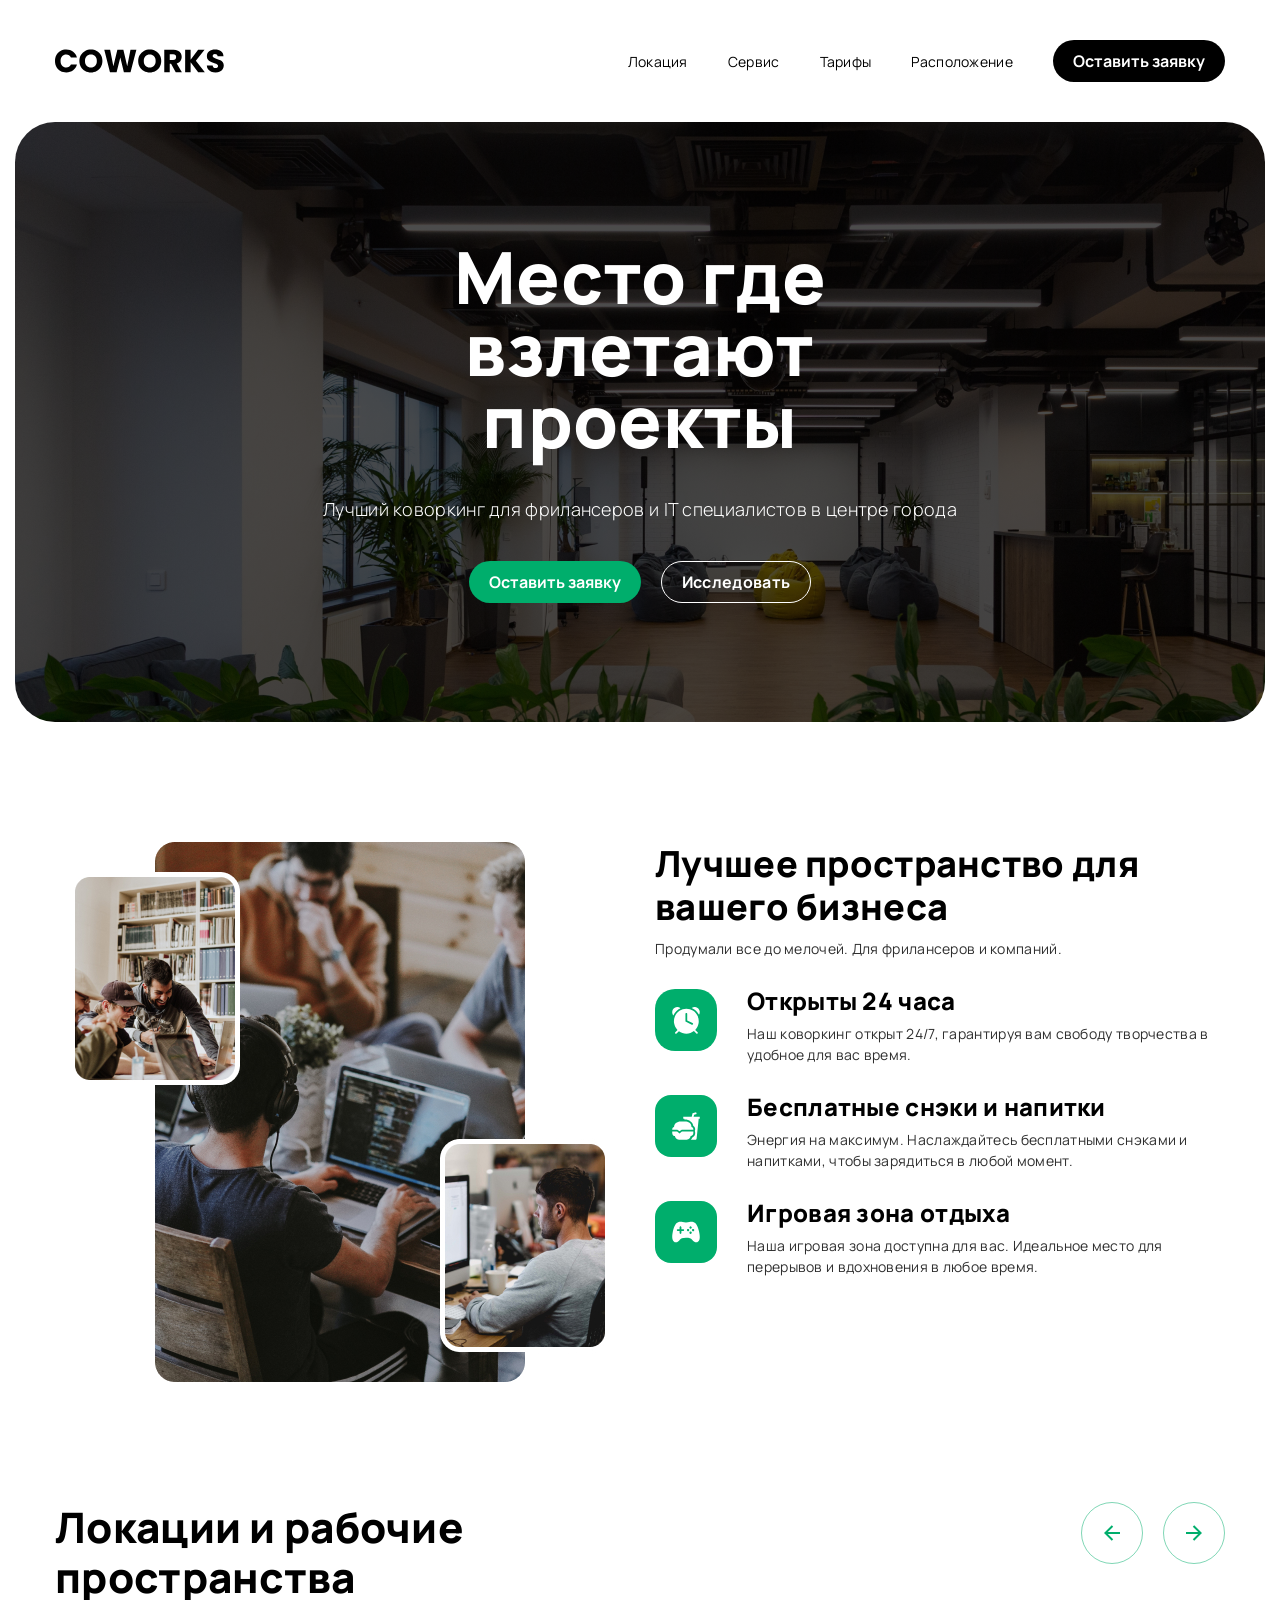
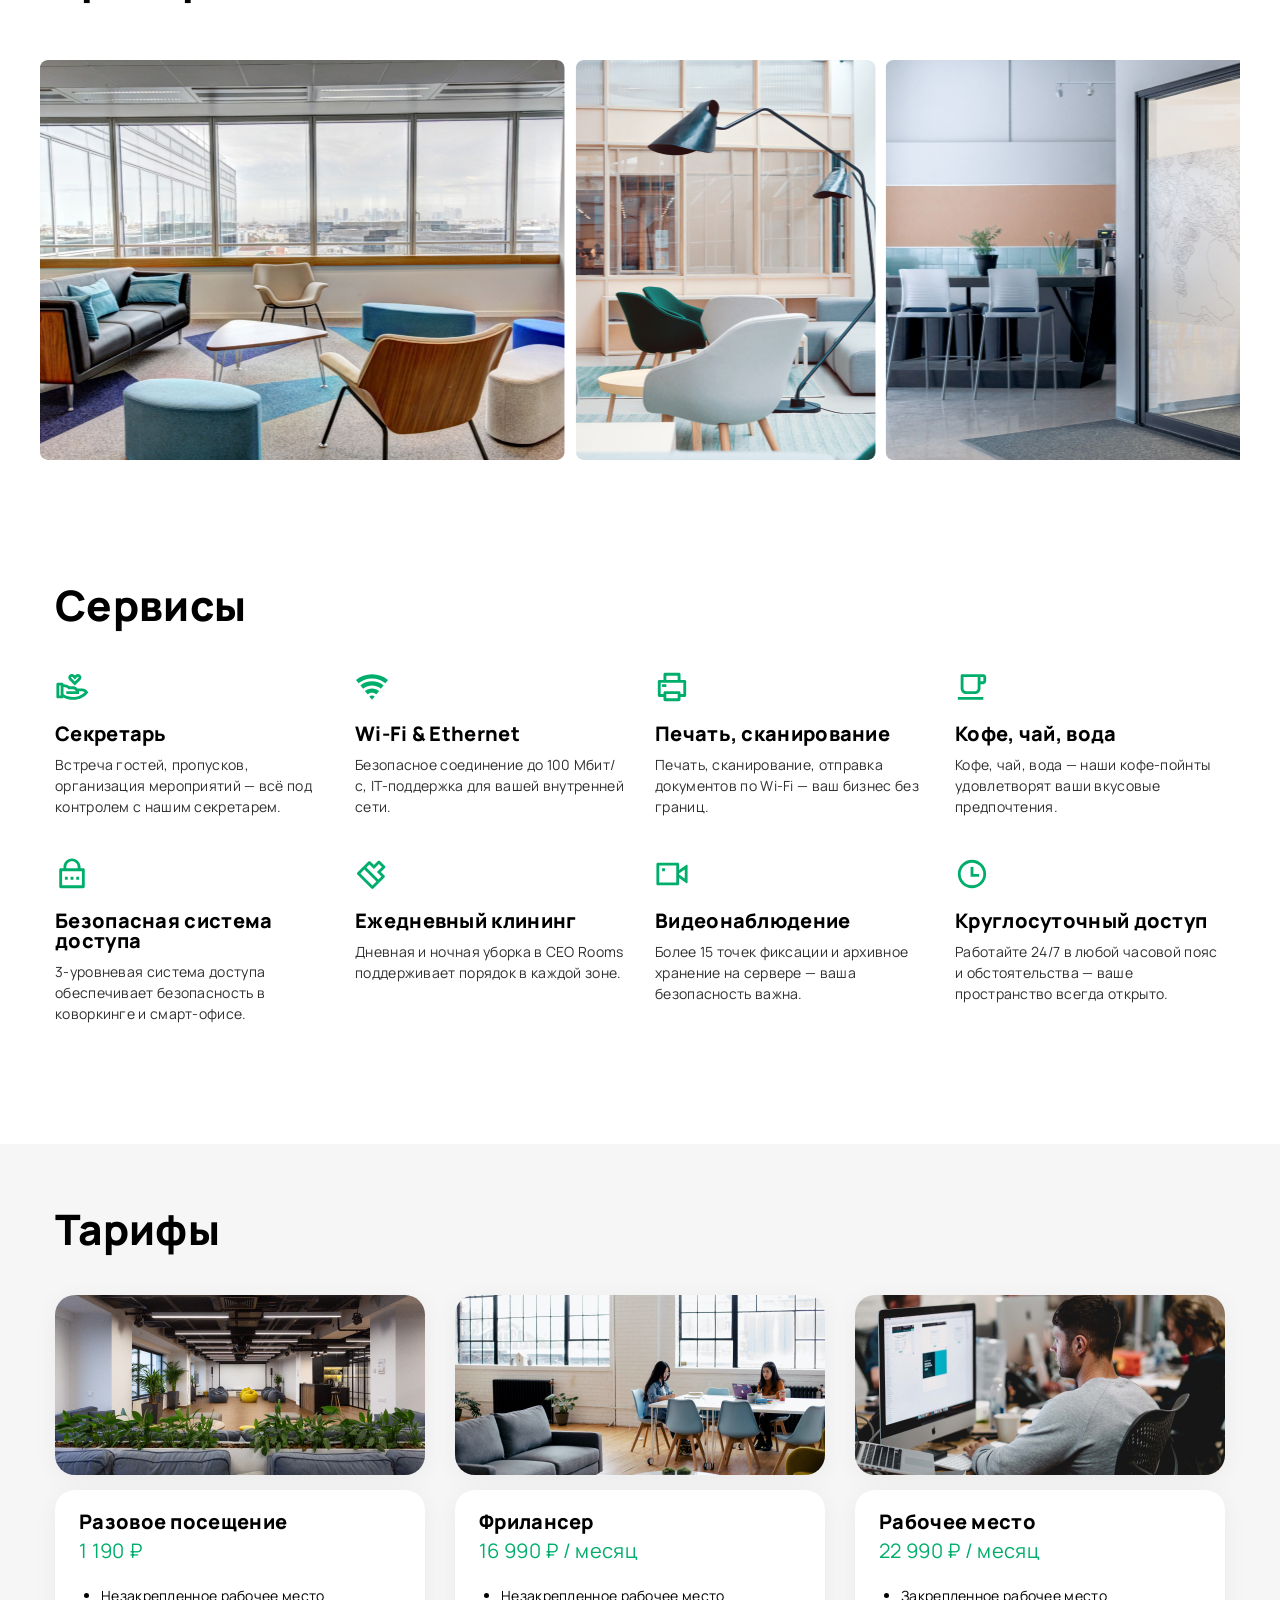
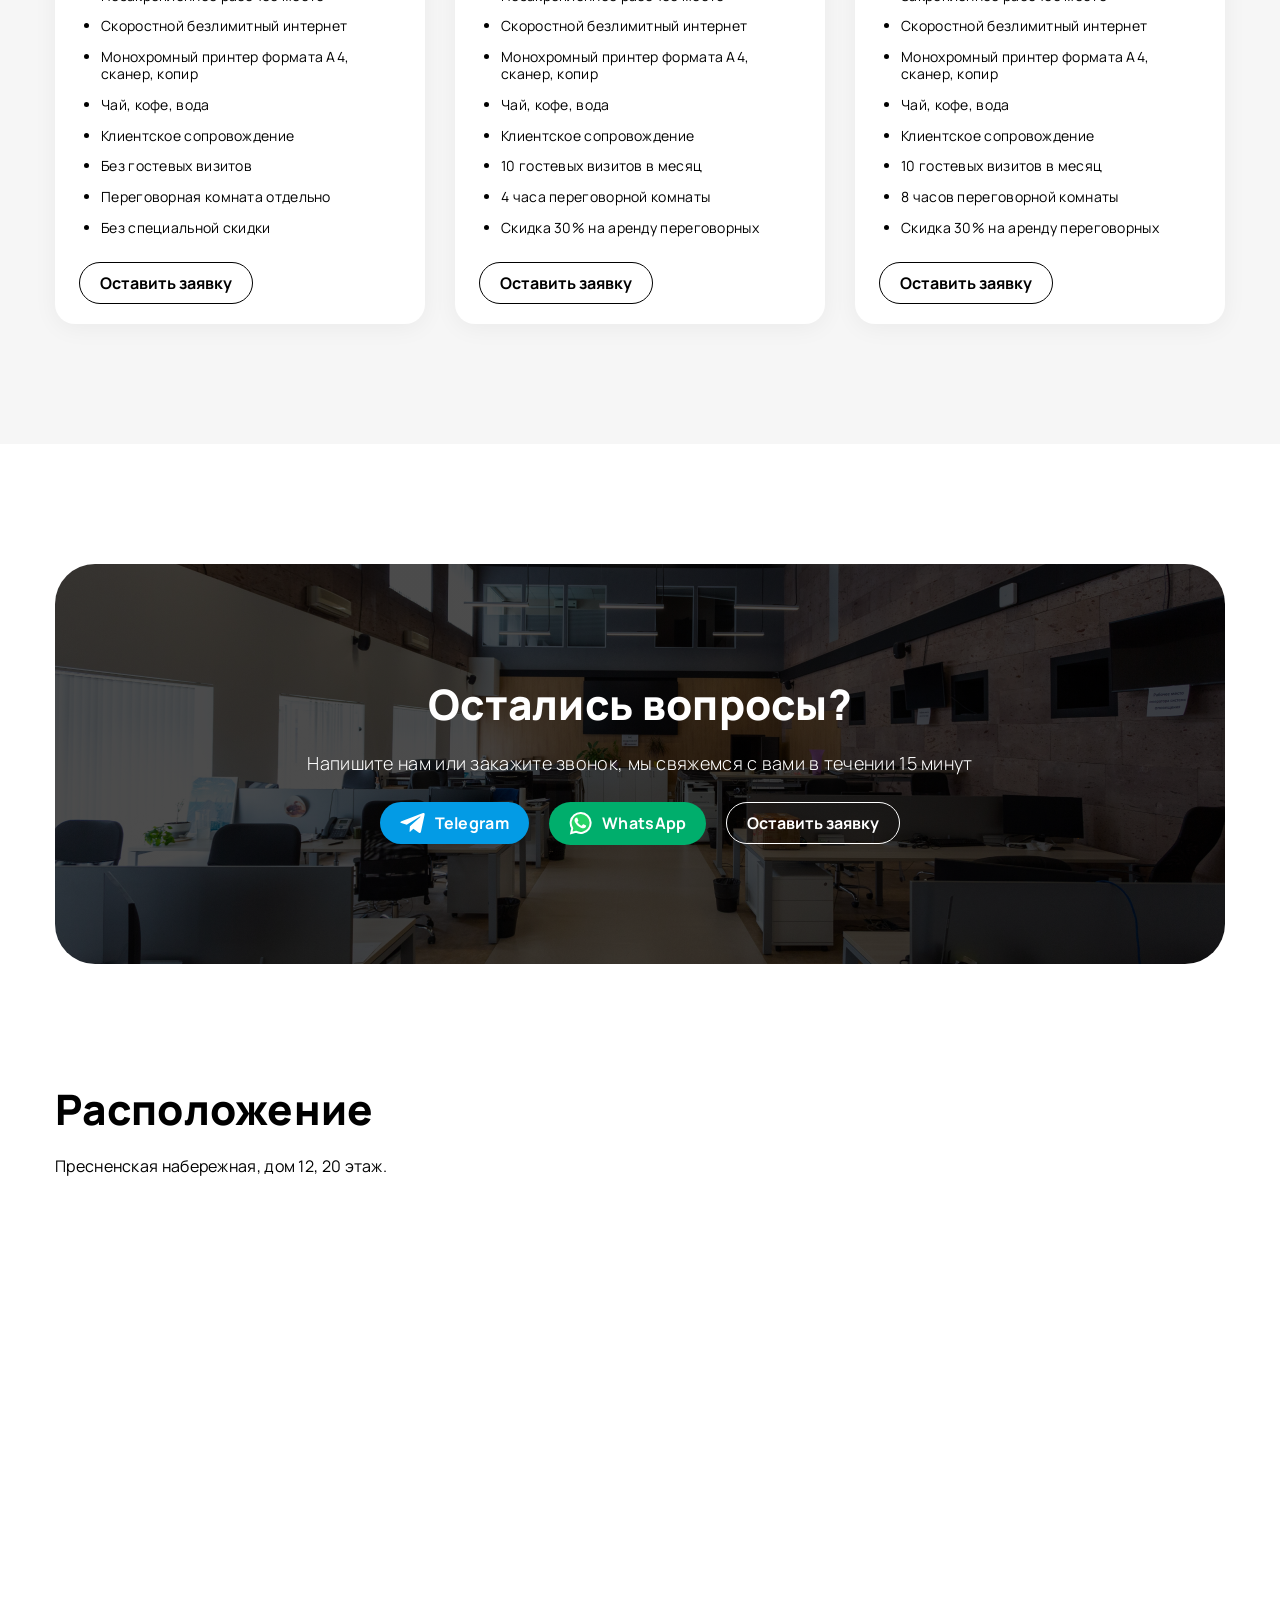
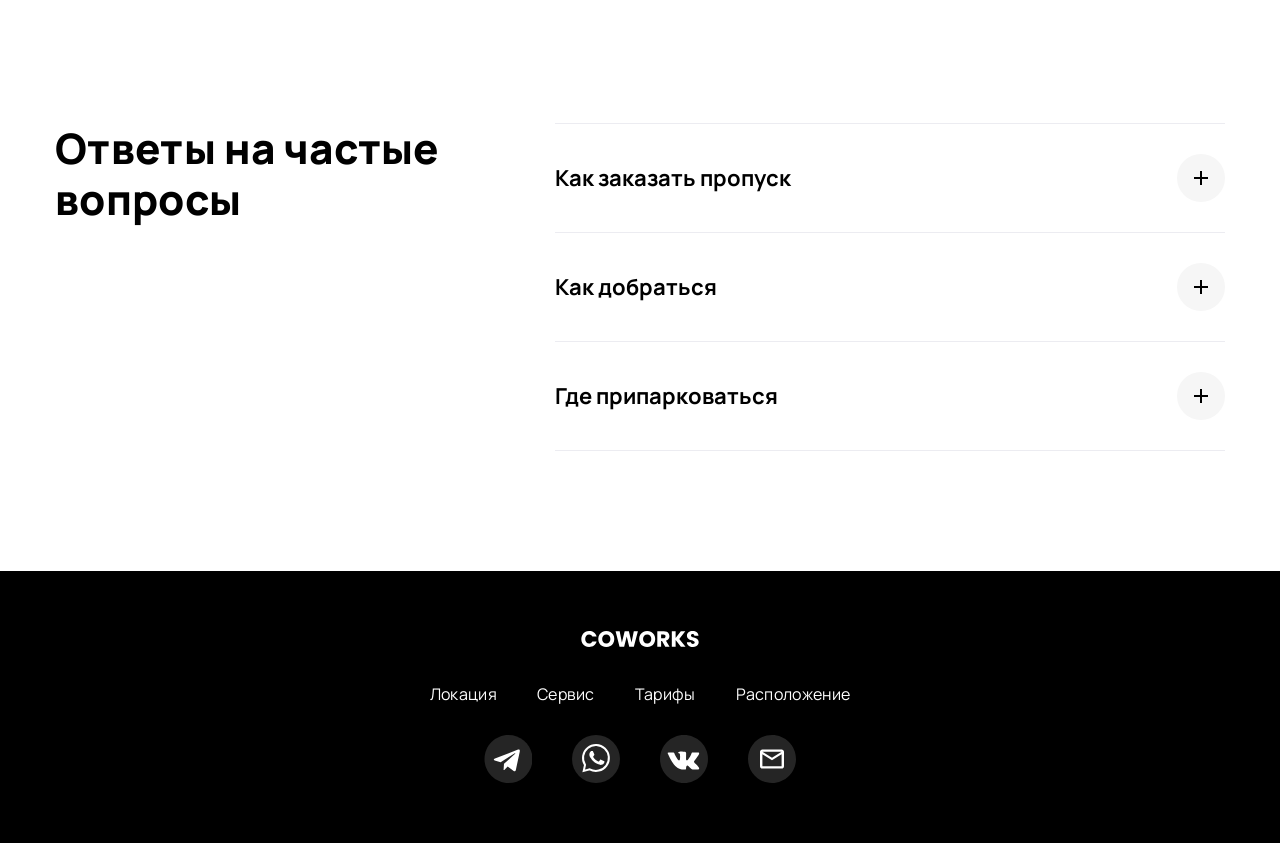
<file: demos/coworking/index.html>
<!DOCTYPE html>
<html lang="ru">

<head>
	<meta charset="UTF-8">
	<!-- <meta name="viewport" content="width=device-width, initial-scale=1.0"> -->
	<meta name="viewport" content="width=360, initial-scale=1, shrink-to-fit=no">
	<!-- content="width=указать минимальное по макету -->
	<title>СoWorks - Коворкинг мечты</title>
	<link rel="stylesheet" href="./css/main.css">
	<link rel="stylesheet" href="./js/tiny-slider/tiny-slider.css">
	<link rel="icon" type="image/x-icon" href="./img/favicons/favicon.svg">
	<link rel="apple-touch-icon" sizes="180x180" href="./img/favicons/apple-touch-icon.png">
</head>

<body>
	<header class="header" id="top">
		<div class="container container--mobile-fluid">
			<div class="header__row">

				<a href="#!" class="header__logo logo">
					<img src="./img/logo/logo.svg" alt="CoWorks">
				</a>

				<nav class="header__nav nav">
					<ul class="nav__list">
						<li class="nav__item">
							<a href="#location" class="nav__link">Локация</a>
						</li>
						<li class="nav__item">
							<a href="#services" class="nav__link">Сервис</a>
						</li>
						<li class="nav__item">
							<a href="#price" class="nav__link">Тарифы</a>
						</li>
						<li class="nav__item">
							<a href="#map" class="nav__link">Расположение</a>
						</li>
						<li class="nav__item visible-desktop">
							<button class="btn-dark" data-action="modal">Оставить заявку</button>
						</li>
					</ul>
				</nav>

				<button class="header__nav-btn" id="openMobileNav">
					<img src="./img/icons/nav-btn-open.svg" alt="Open nav">
				</button>


			</div>
		</div>
	</header>

	<section class="mobile-nav">
		<h2 class="visually-hidden">Мобильная навигация</h2>
		<div class="mobile-nav__header">
			<a href="#!" class="mobile-nav__logo logo">
				<img src="./img/logo/logo.svg" alt="CoWorks">
			</a>
			<button class="mobile-nav__btn" id="closeMobileNav">
				<img src="./img/icons/nav-btn-close.svg" alt="Close Nav">
			</button>
		</div>

		<div class="mobile-nav__body">
			<ul class="mobile-nav-list">
				<li>
					<a href="#location">Локация</a>
				</li>
				<li>
					<a href="#services">Сервис</a>
				</li>
				<li>
					<a href="#price">Тарифы</a>
				</li>
				<li>
					<a href="#map">Расположение</a>
				</li>
				<li>
					<button class="btn-dark">Оставить заявку</button>
				</li>
			</ul>
		</div>
	</section>

	<main class="main">
		<section class="promo">
			<div class="container container--large">
				<div class="promo__wrapper">
					<div class="promo__content">
						<h1 class="promo__title">
							Место где взлетают проекты
						</h1>
						<div class="promo__text">
							<p>Лучший коворкинг для фрилансеров и IT специалистов в центре города</p>
						</div>
						<div class="promo__btns">
							<button class="btn-green" data-action="modal">Оставить заявку</button>
							<a href="#benefits" class="btn-outline">Исследовать</a>
						</div>
					</div>
				</div>
			</div>
		</section>

		<section class="benefits" id="benefits">
			<div class="container">
				<div class="benefits__row">
					<div class="benefits__img">
						<img src="./img/benefits/benefits-img.jpg" srcset="./img/benefits/benefits-img@2x.jpg 2x"
							alt="Coworking">
					</div>
					<div class="benefits__desc">
						<h2 class="benefits__title">Лучшее пространство для вашего бизнеса </h2>
						<div class="benefits__text">
							<p>Продумали все до мелочей. Для фрилансеров и компаний.</p>
						</div>
						<ul class="benefits__list">
							<li class="benefits__item">
								<div class="benefit">
									<img src="./img/benefits/clock.svg" alt="Icon" class="benefit__img">
									<div class="benefit__desc">
										<h3 class="benefit__title">Открыты 24 часа</h3>
										<p>Наш коворкинг открыт 24/7, гарантируя вам свободу творчества в удобное для
											вас время.</p>
									</div>
								</div>
							</li>
							<li class="benefits__item">
								<div class="benefit">
									<img src="./img/benefits/snack.svg" alt="Icon" class="benefit__img">
									<div class="benefit__desc">
										<h3 class="benefit__title">Бесплатные снэки и напитки</h3>
										<p>Энергия на максимум. Наслаждайтесь бесплатными снэками и напитками, чтобы
											зарядиться в любой момент.</p>
									</div>
								</div>
							</li>
							<li class="benefits__item">
								<div class="benefit">
									<img src="./img/benefits/game.svg" alt="Icon" class="benefit__img">
									<div class="benefit__desc">
										<h3 class="benefit__title">Игровая зона отдыха</h3>
										<p>Наша игровая зона доступна для вас. Идеальное место для перерывов и
											вдохновения в любое время.</p>
									</div>
								</div>
							</li>
						</ul>
					</div>
				</div>
			</div>
		</section>

		<section class="locations" id="location">
			<div class="container">
				<div class="locations__row">
					<div class="locations__title">
						<h2 class="title-section">Локации и рабочие пространства</h2>
					</div>
					<div class="locations__controls">
						<button class="prev">
							<img class="locations__controls-img" src="./img/icons/arrow-left.svg" alt="Prev">
						</button>
						<button class="next">
							<img class="locations__controls-img" src="./img/icons/arrow-right.svg" alt="Next">
						</button>
					</div>
				</div>
			</div>

			<div class="container container--tablet-fluid container--mobile-no-padding">
				<div class="slider">
					<div>
						<img width = "525" src="[data-uri]" data-src="./img/slider/slide-01.jpg" data-srcset="./img/slider/slide-01@2x.jpg 2x" alt="Slide"
						class="tns-lazy-img">
					</div>
					<div>
						<img width = "300" src="[data-uri]" data-src="./img/slider/slide-02.jpg" data-srcset="./img/slider/slide-02@2x.jpg 2x" alt="Slide"
						class="tns-lazy-img">
					</div>
					<div>
						<img width = "435" src="[data-uri]" data-src="./img/slider/slide-03.jpg" data-srcset="./img/slider/slide-03@2x.jpg 2x" alt="Slide"
						class="tns-lazy-img">
					</div>
					<div>
						<img width = "300" src="[data-uri]" data-src="./img/slider/slide-04.jpg" data-srcset="./img/slider/slide-04@2x.jpg 2x" alt="Slide"
						class="tns-lazy-img">
					</div>
					<div>
						<img width = "300" src="[data-uri]" data-src="./img/slider/slide-05.jpg" data-srcset="./img/slider/slide-05@2x.jpg 2x" alt="Slide"
							class="tns-lazy-img">
					</div>
					<div>
						<img width = "300" src="[data-uri]" data-src="./img/slider/slide-06.jpg" data-srcset="./img/slider/slide-06@2x.jpg 2x" alt="Slide"
							class="tns-lazy-img">
					</div>
					<div>
						<img width = "525" src="[data-uri]" data-src="./img/slider/slide-07.jpg" data-srcset="./img/slider/slide-07@2x.jpg 2x" alt="Slide"
							class="tns-lazy-img">
					</div>
					<div>
						<img width = "525" src="[data-uri]" data-src="./img/slider/slide-08.jpg" data-srcset="./img/slider/slide-08@2x.jpg 2x" alt="Slide"
							class="tns-lazy-img">
					</div>
					<div>
						<img width = "525" src="[data-uri]" data-src="./img/slider/slide-09.jpg" data-srcset="./img/slider/slide-09@2x.jpg 2x" alt="Slide"
							class="tns-lazy-img">
					</div>
				</div>
			</div>

			<div class="container">
				<div class="locations__controls locations__controls--mobile">
					<button class="prev">
						<img class="locations__controls-img" src="./img/icons/arrow-left.svg" alt="Prev">
					</button>
					<button class="next">
						<img class="locations__controls-img" src="./img/icons/arrow-right.svg" alt="Next">
					</button>
				</div>
			</div>
		</section>

		<section class="services" id="services">
			<div class="container">
				<div class="services__title">
					<h2 class="title-section">Сервисы</h2>
				</div>
				<ul class="services__list">
					<li class="services__list-item service">
						<img src="./img/services/hand.svg" alt="Icon" class="service__icon">
						<h3 class="service__title">Секретарь</h3>
						<p>Встреча гостей, пропусков, организация мероприятий — всё под контролем с нашим секретарем.
						</p>
					</li>
					<li class="services__list-item service">
						<img src="./img/services/wifi.svg" alt="Icon" class="service__icon">
						<h3 class="service__title">Wi-Fi & Ethernet</h3>
						<p>Безопасное соединение до 100 Мбит/с, IT-поддержка для вашей внутренней сети.</p>
					</li>
					<li class="services__list-item service">
						<img src="./img/services/printer.svg" alt="Icon" class="service__icon">
						<h3 class="service__title">Печать, сканирование</h3>
						<p>Печать, сканирование, отправка документов по Wi-Fi — ваш бизнес без границ.</p>
					</li>
					<li class="services__list-item service">
						<img src="./img/services/cup.svg" alt="Icon" class="service__icon">
						<h3 class="service__title">Кофе, чай, вода</h3>
						<p>Кофе, чай, вода — наши кофе-пойнты удовлетворят ваши вкусовые предпочтения.</p>
					</li>
					<li class="services__list-item service">
						<img src="./img/services/lock.svg" alt="Icon" class="service__icon">
						<h3 class="service__title">Безопасная система доступа</h3>
						<p>3-уровневая система доступа обеспечивает безопасность в коворкинге и смарт-офисе.</p>
					</li>
					<li class="services__list-item service">
						<img src="./img/services/brush.svg" alt="Icon" class="service__icon">
						<h3 class="service__title">Ежедневный клининг</h3>
						<p>Дневная и ночная уборка в CEO Rooms поддерживает порядок в каждой зоне.</p>
					</li>
					<li class="services__list-item service">
						<img src="./img/services/vidicon.svg" alt="Icon" class="service__icon">
						<h3 class="service__title">Видеонаблюдение</h3>
						<p>Более 15 точек фиксации и архивное хранение на сервере — ваша безопасность важна.</p>
					</li>
					<li class="services__list-item service">
						<img src="./img/services/time.svg" alt="Icon" class="service__icon">
						<h3 class="service__title">Круглосуточный доступ</h3>
						<p>Работайте 24/7 в любой часовой пояс и обстоятельства — ваше пространство всегда открыто.</p>
					</li>
				</ul>
			</div>
		</section>

		<section class="price" id="price">
			<div class="container">
				<div class="price__title">
					<h2 class="title-section">Тарифы</h2>
				</div>
				<div class="price__cards">
					<article class="card">
						<img src="./img/price/card-01.jpg" srcset="./img/price/card-01@2x.jpg 2x" alt="Price"
							class="card__img">
						<div class="card__body">
							<h3 class="card__title">Разовое посещение</h3>

							<div class="card__price">1 190 ₽</div>

							<ul class="card__list">
								<li class="card__list-item">Незакрепленное рабочее место</li>
								<li class="card__list-item">Скоростной безлимитный интернет</li>
								<li class="card__list-item">Монохромный принтер формата А4, сканер, копир</li>
								<li class="card__list-item">Чай, кофе, вода</li>
								<li class="card__list-item">Клиентское сопровождение</li>
								<li class="card__list-item">Без гостевых визитов</li>
								<li class="card__list-item">Переговорная комната отдельно</li>
								<li class="card__list-item">Без специальной скидки</li>
							</ul>

							<div class="card__btn">
								<button class="btn-price" data-action="modal">Оставить заявку</button>
							</div>
						</div>
					</article>
					<article class="card">
						<img src="./img/price/card-02.jpg" srcset="./img/price/card-02@2x.jpg 2x" alt="Price"
							class="card__img">
						<div class="card__body">
							<h3 class="card__title">Фрилансер</h3>

							<div class="card__price">16 990 ₽ / месяц</div>

							<ul class="card__list">
								<li class="card__list-item">Незакрепленное рабочее место</li>
								<li class="card__list-item">Скоростной безлимитный интернет</li>
								<li class="card__list-item">Монохромный принтер формата А4, сканер, копир</li>
								<li class="card__list-item">Чай, кофе, вода</li>
								<li class="card__list-item">Клиентское сопровождение</li>
								<li class="card__list-item">10 гостевых визитов в месяц</li>
								<li class="card__list-item">4 часа переговорной комнаты</li>
								<li class="card__list-item">Cкидка 30% на аренду переговорных</li>
							</ul>

							<div class="card__btn">
								<button class="btn-price" data-action="modal">Оставить заявку</button>
							</div>
						</div>
					</article>
					<article class="card">
						<img src="./img/price/card-03.jpg" srcset="./img/price/card-03@2x.jpg 2x" alt="Price"
							class="card__img">
						<div class="card__body">
							<h3 class="card__title">Рабочее место</h3>

							<div class="card__price">22 990 ₽ / месяц</div>

							<ul class="card__list">
								<li class="card__list-item">Закрепленное рабочее место</li>
								<li class="card__list-item">Скоростной безлимитный интернет</li>
								<li class="card__list-item">Монохромный принтер формата А4, сканер, копир</li>
								<li class="card__list-item">Чай, кофе, вода</li>
								<li class="card__list-item">Клиентское сопровождение</li>
								<li class="card__list-item">10 гостевых визитов в месяц</li>
								<li class="card__list-item">8 часов переговорной комнаты</li>
								<li class="card__list-item">Cкидка 30% на аренду переговорных</li>
							</ul>

							<div class="card__btn">
								<button class="btn-price" data-action="modal">Оставить заявку</button>
							</div>
						</div>
					</article>
				</div>
			</div>
		</section>

		<section class="cta">
			<div class="container">
				<div class="cta__wrapper">
					<div class="cta__content">
						<h2 class="cta__title">Остались вопросы?</h2>
						<div class="cta__text">
							<p>Напишите нам или закажите звонок, мы свяжемся с вами в течении 15 минут</p>
						</div>
						<div class="cta__btns">
							<a href="#!" class="btn-tg">
								<img src="./img/icons/tg.svg" alt="Telegram">
								Telegram
							</a>
							<a href="#!" class="btn-whatsup">
								<img src="./img/icons/whatsapp.svg" alt="Whatsapp">
								WhatsApp
							</a>
							<button class="btn-outline" data-action="modal">Оставить заявку</button>
						</div>
					</div>
				</div>
			</div>
		</section>

		<section class="map" id="map">
			<div class="container">
				<div class="map__title">
					<h2 class="title-section">Расположение</h2>
				</div>
				<div class="map__desc">
					<p>Пресненская набережная, дом 12, 20 этаж.</p>
				</div>
				<iframe class="map__iframe" src="https://yandex.ru/map-widget/v1/?um=constructor%3Ac13bf4fc46c9efc0fb1313666f7886c8788bfbb8e34914f1d6758f91fe34cf48&amp;source=constructor" width="100%" height="400" frameborder="0"></iframe>
			</div>
		</section>

		<section class="faq">
			<div class="container">
				<div class="faq__wrapper">
					<div class="faq__title">
						<h2 class="title-section">Ответы на частые вопросы</h2>
					</div>

					<div class="faq__topics">
						<section class="topic">
							<h3 class="topic__header">
								<button type="button" class="topic__btn">
									<span class="topic__title">Как заказать пропуск</span>
									<img src="./img/icons/btn-plus.svg" alt="Open/Close question" class="topic__icon">
								</button>
							</h3>
							<div class="topic__content">
								<div class="topic__content-padding">
									<p>Для заказа пропуска в наш коворкинг вы можете воспользоваться удобной онлайн
										формой
										на нашем сайте. Просто заполните необходимую информацию, включая ваше имя,
										контактные данные и предпочтительный срок пользования коворкингом. Наша команда
										оперативно обработает ваш запрос и свяжется с вами для уточнения деталей и
										подтверждения бронирования.
									</p>
									<p>Если у вас возникли вопросы или вам нужна дополнительная помощь при заказе
										пропуска,
										не стесняйтесь обращаться к нашему отделу клиентского обслуживания. Мы готовы
										ответить на все ваши запросы и предоставить подробную информацию о наших
										услугах. Вы
										также можете связаться с нами по телефону или отправить электронное письмо, и
										наш
										специалист с удовольствием поможет вам сделать заказ и подобрать оптимальное
										решение
										для ваших потребностей.
									</p>
								</div>
							</div>
						</section>

						<section class="topic">
							<h3 class="topic__header">
								<button type="button" class="topic__btn">
									<span class="topic__title">Как добраться</span>
									<img src="./img/icons/btn-plus.svg" alt="Open/Close question" class="topic__icon">
								</button>
							</h3>
							<div class="topic__content">
								<div class="topic__content-padding">
									<p>Чтобы <a href="#!">добраться</a> в наш коворкинг, используйте общественный
										транспорт,
										такой как метро или автобус. Наш офис расположен в непосредственной близости от
										станции метро, выходите на выходе, указанном в нашем адресе. Пешеходный подход к
										офису обеспечен для вашего удобства.</p>
								</div>
							</div>
						</section>

						<section class="topic">
							<h3 class="topic__header">
								<button type="button" class="topic__btn">
									<span class="topic__title">Где припарковаться</span>
									<img src="./img/icons/btn-plus.svg" alt="Open/Close question" class="topic__icon">
								</button>
							</h3>
							<div class="topic__content">
								<div class="topic__content-padding">
									<p>Наш коворкинг предоставляет широкий выбор вариантов парковки для удобства наших
										клиентов. Прямо возле здания нашего офиса расположены выделенные парковочные
										места,
										где вы можете оставить свой автомобиль в течение всего вашего визита. Эти места
										обеспечивают удобный доступ к нашему зданию, сокращая время и усилия,
										затрачиваемые
										на поиск парковочного места.</p>
									<p>В нескольких минутах ходьбы от нашего коворкинга есть несколько общественных
										парковочных зон, где вы можете оставить свой автомобиль, если парковочные места
										прямо у нашего здания заняты.</p>
								</div>
							</div>
						</section>
					</div>
				</div>
			</div>
		</section>
	</main>

	<footer class="footer">
		<div class="container">
			<div class="footer__col">
				<div class="footer__logo">
					<img src="./img/logo/logo-footer.svg" alt="Coworking CoWorks">
				</div>
				<div class="footer__nav">
					<ul class="nav-footer">
						<li class="nav-footer__item">
							<a href="#location" class="nav-footer__link">Локация</a>
						</li>

						<li>
							<a href="#services" class="nav-footer__link">Сервис</a>
						</li>
						<li>
							<a href="#price" class="nav-footer__link">Тарифы</a>
						</li>
						<li>
							<a href="#map" class="nav-footer__link">Расположение</a>
						</li>
					</ul>
				</div>
				<div class="footer__socials">
					<ul class="social-list">
						<li class="social-list__item">
							<a href="#!" class="social-list__link">
								<img src="./img/socials/telegram.svg" alt="Telegram">
							</a>
						</li>
						<li class="social-list__item">
							<a href="#!" class="social-list__link">
								<img src="./img/socials/whatsApp.svg" alt="WhatsApp">
							</a>
						</li>
						<li class="social-list__item">
							<a href="#!" class="social-list__link">
								<img src="./img/socials/vk.svg" alt="VK">
							</a>
						</li>
						<li class="social-list__item">
							<a href="#!" class="social-list__link">
								<img src="./img/socials/mail.svg" alt="Mail">
							</a>
						</li>
					</ul>
				</div>
			</div>
		</div>
	</footer>

	<section class="modal">
		<div class="modal__body">
			<button class="modal__close" type="button" id="closeModal">
				<img src="./img/icons/modal-close.svg" alt="Close">
			</button>

			<div class="modal__header">
				<h2 class="modal__title">Заказать звонок</h2>
				<p>Перезвоним в течении 15 минут</p>
			</div>

			<form class="modal__inputs">
				<input type="text" class="input" placeholder="Имя">
				<input type="tel" class="input" placeholder="Телефон">

				<label class="modal__checkbox-label">
					<input type="checkbox" class="real-checkbox visually-hidden">
					<span class="fake-checkbox"></span>
					Согласен на обработку персональных данных
				</label>

				<button class="btn-dark btn-dark--wide">Оставить заявку</button>
			</form>
		</div>
	</section>

	<a class="top-link" href="#top" id="scrollToTopBtn">
		<img src="./img/icons/arrow-up.svg" alt="Скролл наверх">
	</a>

	<!-- Vendors -->
	<script src="./js/tiny-slider/tiny-slider.js"></script>

	<!-- Скрипты -->
	<script src="./js/scrollToTop.js"></script>
	<script src="./js/mobile-nav.js"></script>
	<script src="./js/modal.js"></script>
	<script src="./js/accordion.js"></script>
	<script src="./js/main.js"></script>
</body>

</html>
</file>
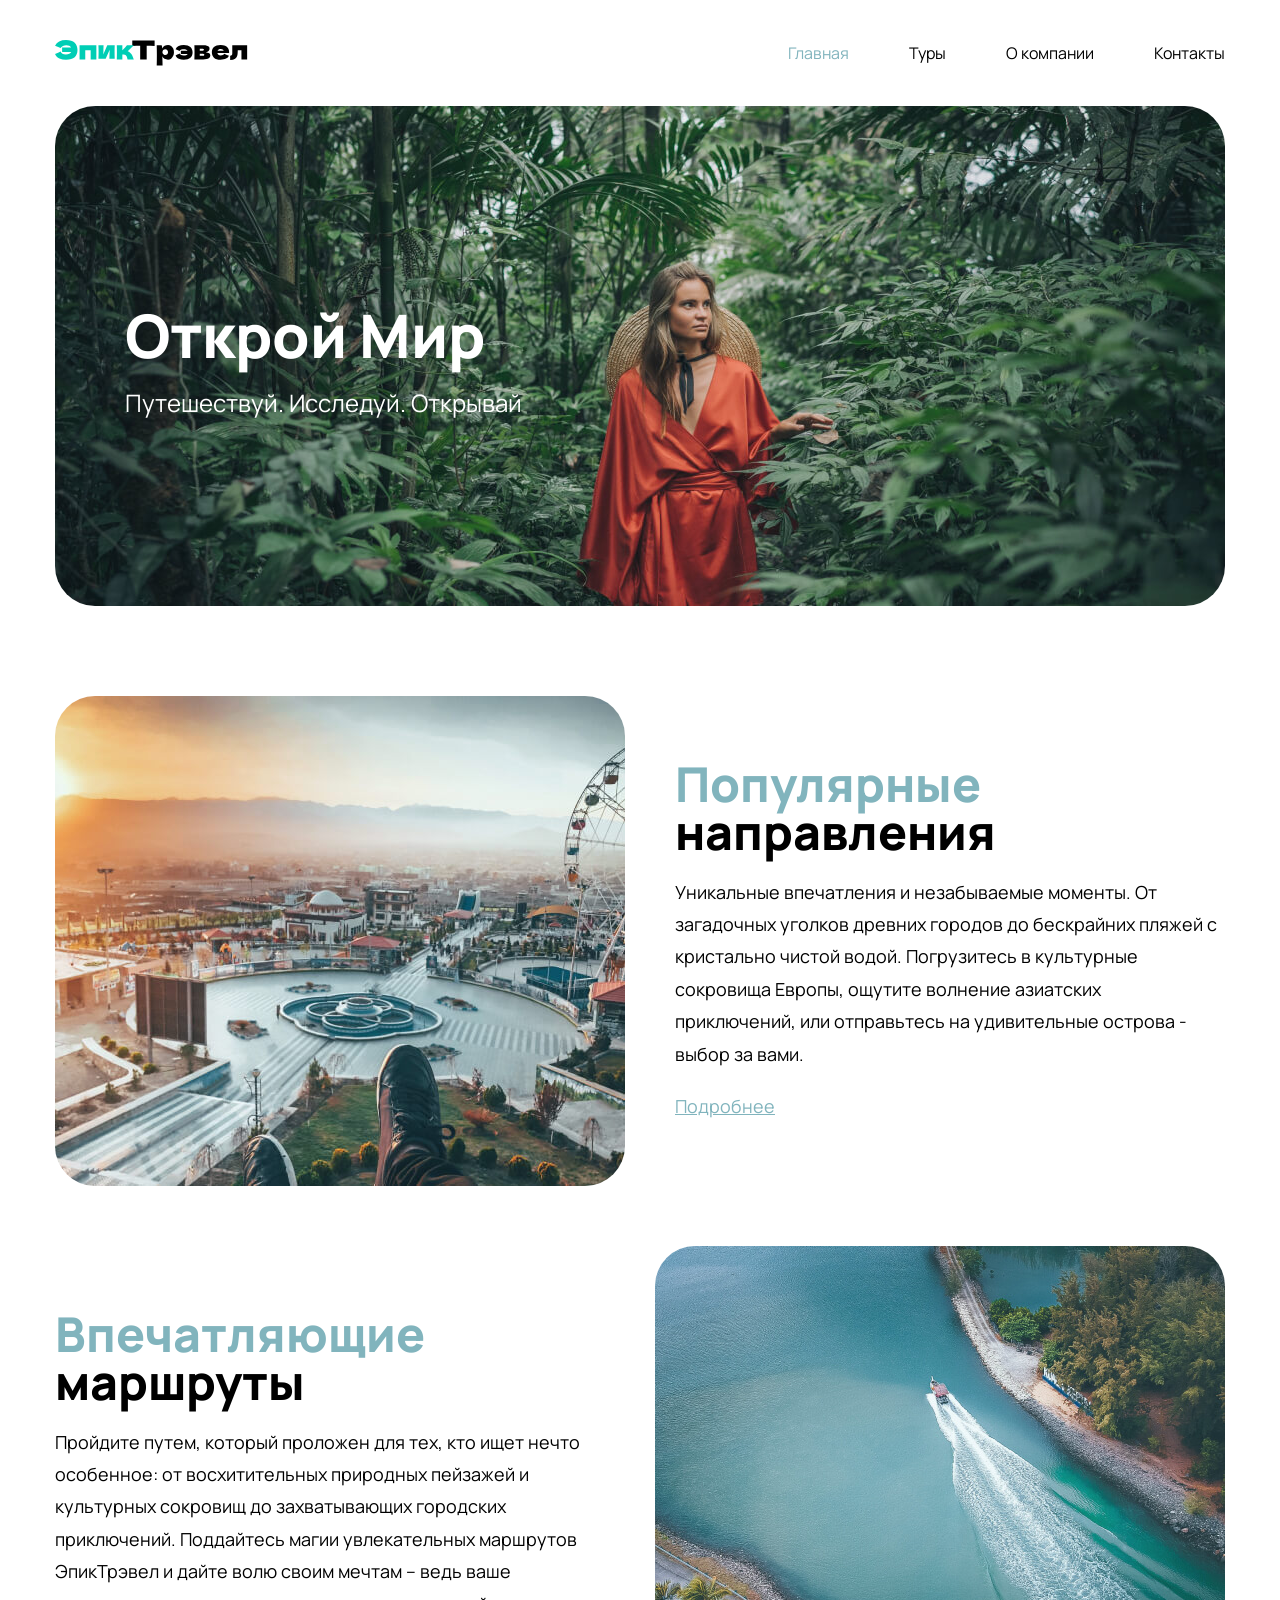
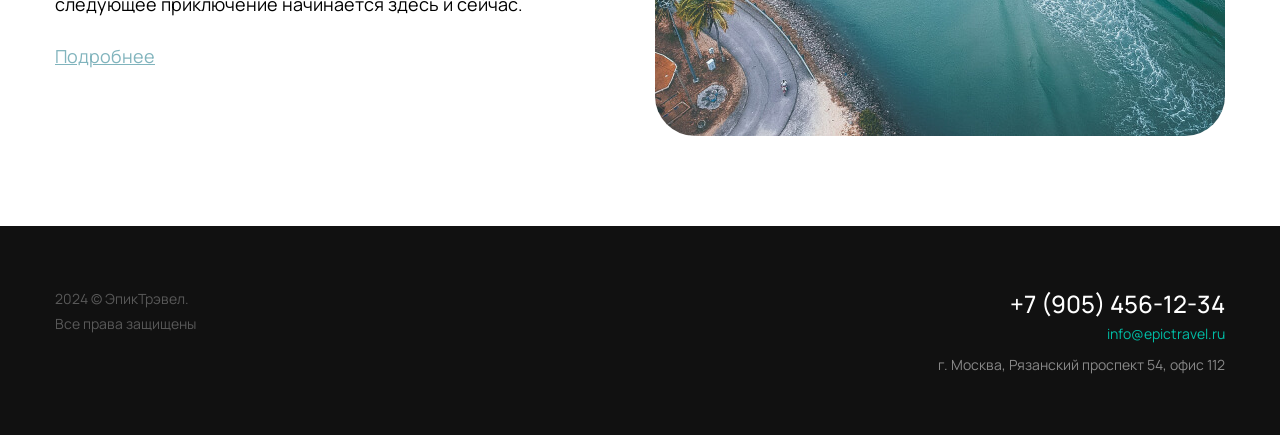
<file: demos/epic-travel/index.html>
<!DOCTYPE html>
<html lang="ru">

<head>
	<meta charset="UTF-8">
	<meta name="viewport" content="width=device-width, initial-scale=1.0">
	<title>ЭпикТрэвел</title>
	<link rel="stylesheet" href="./css/main.css">
	<link rel="stylesheet" href="./css/media-tablet.css">
	<link rel="stylesheet" href="./css/media-mobile.css">
	<link rel="icon" type="image/x-icon" href="./img/favicons/favicon.svg">
	<link rel="apple-touch-icon" sizes="180x180" href="./img/favicons/apple-touch-icon.png">

</head>

<body class="sticky-footer">
	<header class="header" id="header">
		<div class="container">
			<nav class="nav">
				<a href="index.html" class="logo">
					<img src="./img/logo.svg" alt="ЭпикТрэвел">
				</a>
				<ul class="nav-list">
					<li><a class="active" href="index.html">Главная</a></li>
					<li><a href="tours.html">Туры</a></li>
					<li><a href="about.html">О компании</a></li>
					<li><a href="contacts.html">Контакты</a></li>
				</ul>
				<button class="btn-mobile-nav" id="btn-mobile-nav" type="button">
					<img src="./img/icons/open-mobile-nav.svg" id="mobile-nav-img" alt="Open nav">
				</button>
			</nav>
		</div>
	</header>

	<nav class="mobile-nav" id="mobile-nav">
		<ul class="mobile-nav-list">
			<li><a class="active" href="index.html">Главная</a></li>
			<li><a href="tours.html">Туры</a></li>
			<li><a href="about.html">О компании</a></li>
			<li><a href="contacts.html">Контакты</a></li>
		</ul>
	</nav>

	<main>
		<div class="container">
			<section class="promo">
				<div>
					<h1 class="promo-title">Открой Мир</h1>
					<p class="promo-text">Путешествуй. Исследуй. Открывай</p>
				</div>
			</section>

			<div class="main-content">
				<section class="content-row">
					<div class="content-img">
						<picture>
							<source srcset="./img/main/img-01-mobile.jpg, ./img/main/img-01-mobile@2x.jpg 2x"
								media="(max-width: 767px)">
							<img src="./img/main/img-01.jpg" srcset="./img/main/img-01@2x.jpg 2x"
								alt="Популярные направления">
						</picture>
					</div>
					<div class="content-text">
						<h2 class="title-1"><span>Популярные</span> направления</h2>
						<p>Уникальные впечатления и незабываемые моменты. От загадочных уголков древних городов до
							бескрайних пляжей с кристально чистой водой. Погрузитесь в культурные сокровища Европы,
							ощутите волнение азиатских приключений, или отправьтесь на удивительные острова - выбор за
							вами.</p>
						<p><a href="#!">Подробнее</a></p>
					</div>
				</section>

				<section class="content-row content-row-reverse">
					<div class="content-img">
						<picture>
							<source srcset="./img/main/img-02-mobile.jpg, ./img/main/img-02-mobile@2x.jpg 2x"
								media="(max-width: 767px)">
							<img src="./img/main/img-02.jpg" srcset="./img/main/img-02@2x.jpg 2x"
								alt="Впечатляющие маршруты">
						</picture>
					</div>
					<div class="content-text">
						<h2 class="title-1"><span>Впечатляющие</span> маршруты</h2>
						<p>Пройдите путем, который проложен для тех, кто ищет нечто особенное: от восхитительных
							природных пейзажей и культурных сокровищ до захватывающих городских приключений. Поддайтесь
							магии увлекательных маршрутов ЭпикТрэвел и дайте волю своим мечтам – ведь ваше следующее
							приключение начинается здесь и сейчас.</p>
						<p><a href="#!">Подробнее</a></p>
					</div>
				</section>
			</div>
		</div>
	</main>

	<footer class="footer">
		<div class="container">
			<div class="footer-row">
				<div class="footer-copyright">
					<p>2024 © ЭпикТрэвел.<br class="desktop-only "> Все права защищены</p>
				</div>
				<address class="footer-contacts">
					<a class="footer-phone" href="tel:+79054561234">+7 (905) 456-12-34</a><br>
					<a href="mailto:info@epictravel.ru" class="footer-email">info@epictravel.ru</a><br>
					<p class="footer-adress">г. Москва, Рязанский проспект 54, офис 112</p>
				</address>
			</div>
		</div>
	</footer>

	<script src="./js/main.js"></script>
</body>

</html>
</file>
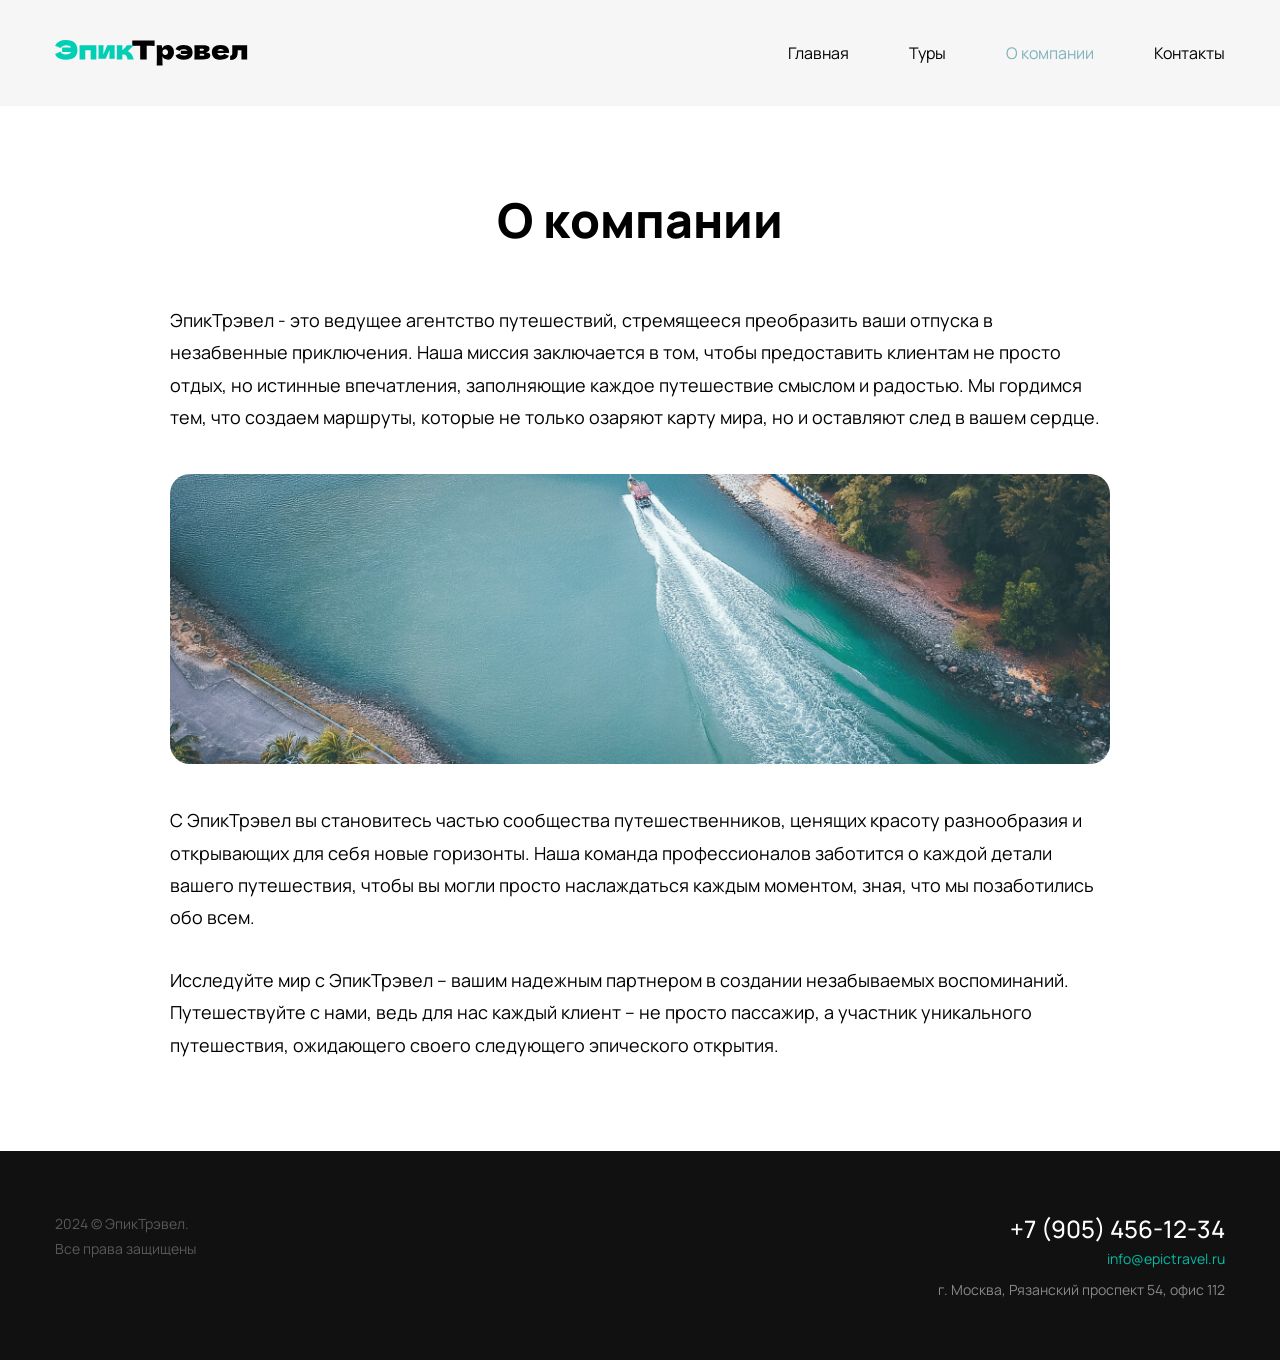
<file: demos/epic-travel/about.html>
<!DOCTYPE html>
<html lang="ru">

<head>
	<meta charset="UTF-8">
	<meta name="viewport" content="width=device-width, initial-scale=1.0">
	<title>О компании - ЭпикТрэвел</title>
	<link rel="stylesheet" href="./css/main.css">
	<link rel="stylesheet" href="./css/media-tablet.css">
	<link rel="stylesheet" href="./css/media-mobile.css">
	<link rel="icon" type="image/x-icon" href="./img/favicons/favicon.svg">
	<link rel="apple-touch-icon" sizes="180x180" href="./img/favicons/apple-touch-icon.png">

</head>

<body class="sticky-footer">
	<header class="header header-bg" id="header">
		<div class="container">
			<nav class="nav">
				<a href="index.html">
					<img src="./img/logo.svg" alt="ЭпикТрэвел">
				</a>
				<ul class="nav-list">
					<li><a href="index.html">Главная</a></li>
					<li><a href="tours.html">Туры</a></li>
					<li><a class="active" href="about.html">О компании</a></li>
					<li><a href="contacts.html">Контакты</a></li>
				</ul>
				<button class="btn-mobile-nav" id="btn-mobile-nav" type="button">
					<img src="./img/icons/open-mobile-nav.svg" id="mobile-nav-img" alt="Open nav">
				</button>
			</nav>
		</div>
	</header>

	<nav class="mobile-nav" id="mobile-nav">
		<ul class="mobile-nav-list">
			<li><a class="active" href="index.html">Главная</a></li>
			<li><a href="tours.html">Туры</a></li>
			<li><a href="about.html">О компании</a></li>
			<li><a href="contacts.html">Контакты</a></li>
		</ul>
	</nav>

	<main class="inner-page">
		<div class="container container-small">
			<div class="inner-page-title-wrapper">
				<h1 class="title-1 text-center">О компании</h1>
			</div>

			<div class="article-content">
				<p>ЭпикТрэвел - это ведущее агентство путешествий, стремящееся преобразить ваши отпуска в незабвенные
					приключения. Наша миссия заключается в том, чтобы предоставить клиентам не просто отдых, но истинные
					впечатления, заполняющие каждое путешествие смыслом и радостью. Мы гордимся тем, что создаем
					маршруты,
					которые не только озаряют карту мира, но и оставляют след в вашем сердце.</p>

				<div class="article-img">
					<picture>
						<source srcset="./img/about/about-mobile.jpg, ./img/about/about-mobile@2x.jpg 2x"
							media="(max-width: 767px)">
						<source srcset="./img/about/about-tablet.jpg, ./img/about/about-tablet@2x.jpg 2x"
							media="(max-width: 1199px)">
						<img src="./img/about/about.jpg" srcset="./img/about/about@2x.jpg 2x" alt="Катер">
					</picture>

				</div>

				<p>С ЭпикТрэвел вы становитесь частью сообщества путешественников, ценящих красоту разнообразия и
					открывающих для себя новые горизонты. Наша команда профессионалов заботится о каждой детали вашего
					путешествия, чтобы вы могли просто наслаждаться каждым моментом, зная, что мы позаботились обо всем.
				</p>

				<p>Исследуйте мир с ЭпикТрэвел – вашим надежным партнером в создании незабываемых воспоминаний.
					Путешествуйте с нами, ведь для нас каждый клиент – не просто пассажир, а участник уникального
					путешествия, ожидающего своего следующего эпического открытия.</p>
			</div>

		</div>
	</main>

	<footer class="footer">
		<div class="container">
			<div class="footer-row">
				<div class="footer-copyright">
					<p>2024 © ЭпикТрэвел.<br>Все права защищены</p>
				</div>
				<address class="footer-contacts">
					<a class="footer-phone" href="tel:+79054561234">+7 (905) 456-12-34</a><br>
					<a href="mailto:info@epictravel.ru" class="footer-email">info@epictravel.ru</a><br>
					<p class="footer-adress">г. Москва, Рязанский проспект 54, офис 112</p>
				</address>
			</div>
		</div>
	</footer>

	<script src="./js/main.js"></script>
</body>

</html>
</file>
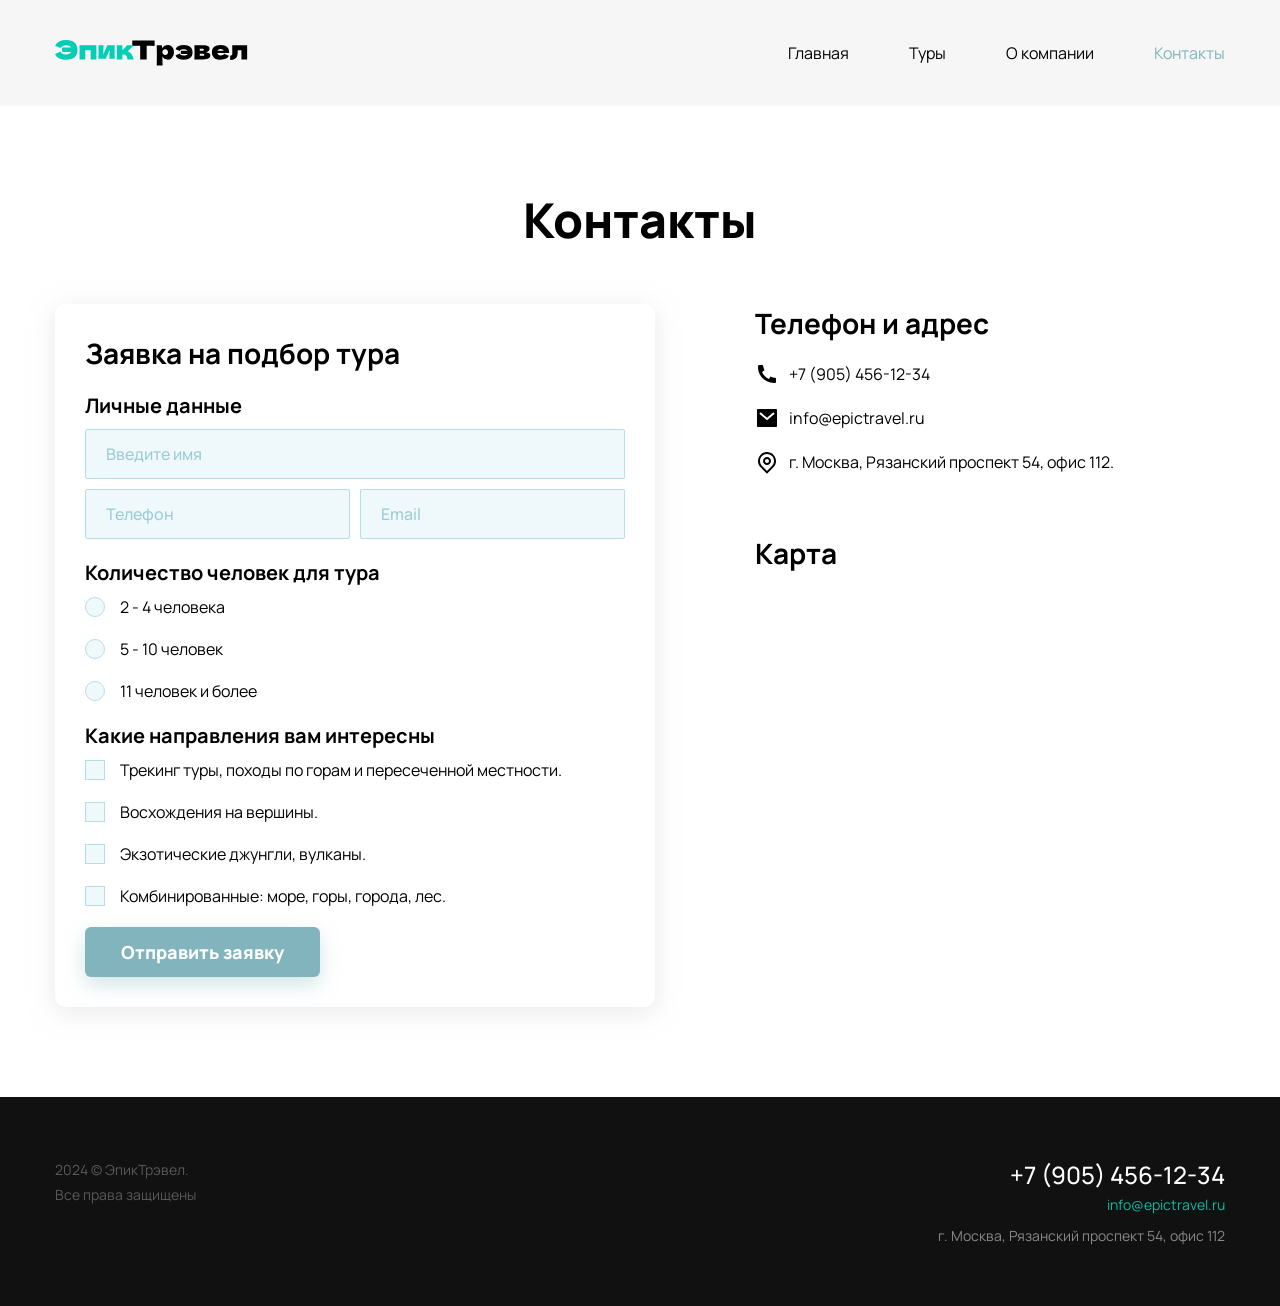
<file: demos/epic-travel/contacts.html>
<!DOCTYPE html>
<html lang="ru">

<head>
	<meta charset="UTF-8">
	<meta name="viewport" content="width=device-width, initial-scale=1.0">
	<title>Контакты - ЭпикТрэвел</title>
	<link rel="stylesheet" href="./css/main.css">
	<link rel="stylesheet" href="./css/media-tablet.css">
	<link rel="stylesheet" href="./css/media-mobile.css">
	<link rel="icon" type="image/x-icon" href="./img/favicons/favicon.svg">
	<link rel="apple-touch-icon" sizes="180x180" href="./img/favicons/apple-touch-icon.png">

</head>

<body class="sticky-footer">
	<header class="header header-bg" id="header">
		<div class="container">
			<nav class="nav">
				<a href="index.html">
					<img src="./img/logo.svg" alt="ЭпикТрэвел">
				</a>
				<ul class="nav-list">
					<li><a href="index.html">Главная</a></li>
					<li><a href="tours.html">Туры</a></li>
					<li><a href="about.html">О компании</a></li>
					<li><a class="active" href="contacts.html">Контакты</a></li>
				</ul>
				<button class="btn-mobile-nav" id="btn-mobile-nav" type="button">
					<img src="./img/icons/open-mobile-nav.svg" id="mobile-nav-img" alt="Open nav">
				</button>
			</nav>
		</div>
	</header>

	<nav class="mobile-nav" id="mobile-nav">
		<ul class="mobile-nav-list">
			<li><a class="active" href="index.html">Главная</a></li>
			<li><a href="tours.html">Туры</a></li>
			<li><a href="about.html">О компании</a></li>
			<li><a href="contacts.html">Контакты</a></li>
		</ul>
	</nav>

	<main class="inner-page">
		<div class="container">
			<div class="inner-page-title-wrapper">
				<h1 class="title-1 text-center">Контакты</h1>
			</div>
			<div class="contacts-columns">
				<form class="form-wrapper">
					<h2 class="title-2">Заявка на подбор тура</h2>

					<section class="form-group">
						<h3 class="title-3">Личные данные</h3>
						<div class="inputs-wrapper">
							<input type="text" class="input" placeholder="Введите имя" name="name">
							<input type="tel" class="input input-50" placeholder="Телефон" name="phone">
							<input type="email" class="input input-50" placeholder="Email" name="email">
						</div>
					</section>

					<section class="form-group">
						<h3 class="title-3">Количество человек для тура</h3>
						<ul class="radio-list">
							<li>
								<label>
									<input type="radio" class="real-radio visually-hidden" name="number" value="2-4">
									<span class="fake-radio"></span>
									2 - 4 человека
								</label>
							</li>
							<li>
								<label>
									<input type="radio" class="real-radio visually-hidden" name="number" value="5-10">
									<span class="fake-radio"></span>
									5 - 10 человек
								</label>
							</li>
							<li>
								<label>
									<input type="radio" class="real-radio visually-hidden" name="number" value="11+">
									<span class="fake-radio"></span>
									11 человек и более
								</label>
							</li>
						</ul>
					</section>

					<section class="form-group">
						<h3 class="title-3">Какие направления вам интересны</h3>
						<ul class="checkbox-list">
							<li>
								<label>
									<input type="checkbox" class="real-checkbox visually-hidden" name="tracking">
									<span class="fake-checkbox"></span>
									Трекинг туры, походы по горам и пересеченной
									местности.
								</label>
							</li>
							<li>
								<label>
									<input type="checkbox" class="real-checkbox visually-hidden" name="mountains">
									<span class="fake-checkbox"></span>
									Восхождения на вершины.
								</label>
							</li>
							<li>
								<label>
									<input type="checkbox" class="real-checkbox visually-hidden" name="exotic">
									<span class="fake-checkbox"></span>
									Экзотические джунгли, вулканы.
								</label>
							</li>
							<li>
								<label>
									<input type="checkbox" class="real-checkbox visually-hidden" name="combi">
									<span class="fake-checkbox"></span>
									Комбинированные: море, горы, города, лес.
								</label>
							</li>
						</ul>
					</section>

					<button class="submit-btn" type="submit">Отправить заявку</button>
				</form>

				<section class="adress-wrapper">
					<div class="address-item">
						<h2 class="title-2">Телефон и адрес</h2>
						<address>
							<ul class="address-list">
								<li><img src="./img/icons/phone.svg" alt="Телефон">+7 (905) 456-12-34</li>
								<li><img src="./img/icons/mail.svg" alt="Email">info@epictravel.ru</li>
								<li><img src="./img/icons/map.svg" alt="Адрес">г. Москва, Рязанский проспект 54, офис
									112.
								</li>
							</ul>
						</address>
					</div>

					<div class="address-item">
						<h2 class="title-2">Карта</h2>
						<iframe class="yandex-map"
							src="https://yandex.ru/map-widget/v1/?um=constructor%3A937a97af935a2a6faecfcec446db0f2e0a972feaf31f2740bebe9e5d60df34ee&amp;source=constructor">
						</iframe>
					</div>
				</section>
			</div>
		</div>
	</main>

	<footer class="footer">
		<div class="container">
			<div class="footer-row">
				<div class="footer-copyright">
					<p>2024 © ЭпикТрэвел.<br>Все права защищены</p>
				</div>
				<address class="footer-contacts">
					<a class="footer-phone" href="tel:+79054561234">+7 (905) 456-12-34</a><br>
					<a href="mailto:info@epictravel.ru" class="footer-email">info@epictravel.ru</a><br>
					<p class="footer-adress">г. Москва, Рязанский проспект 54, офис 112</p>
				</address>
			</div>
		</div>
	</footer>

	<script src="./js/main.js"></script>
</body>

</html>
</file>
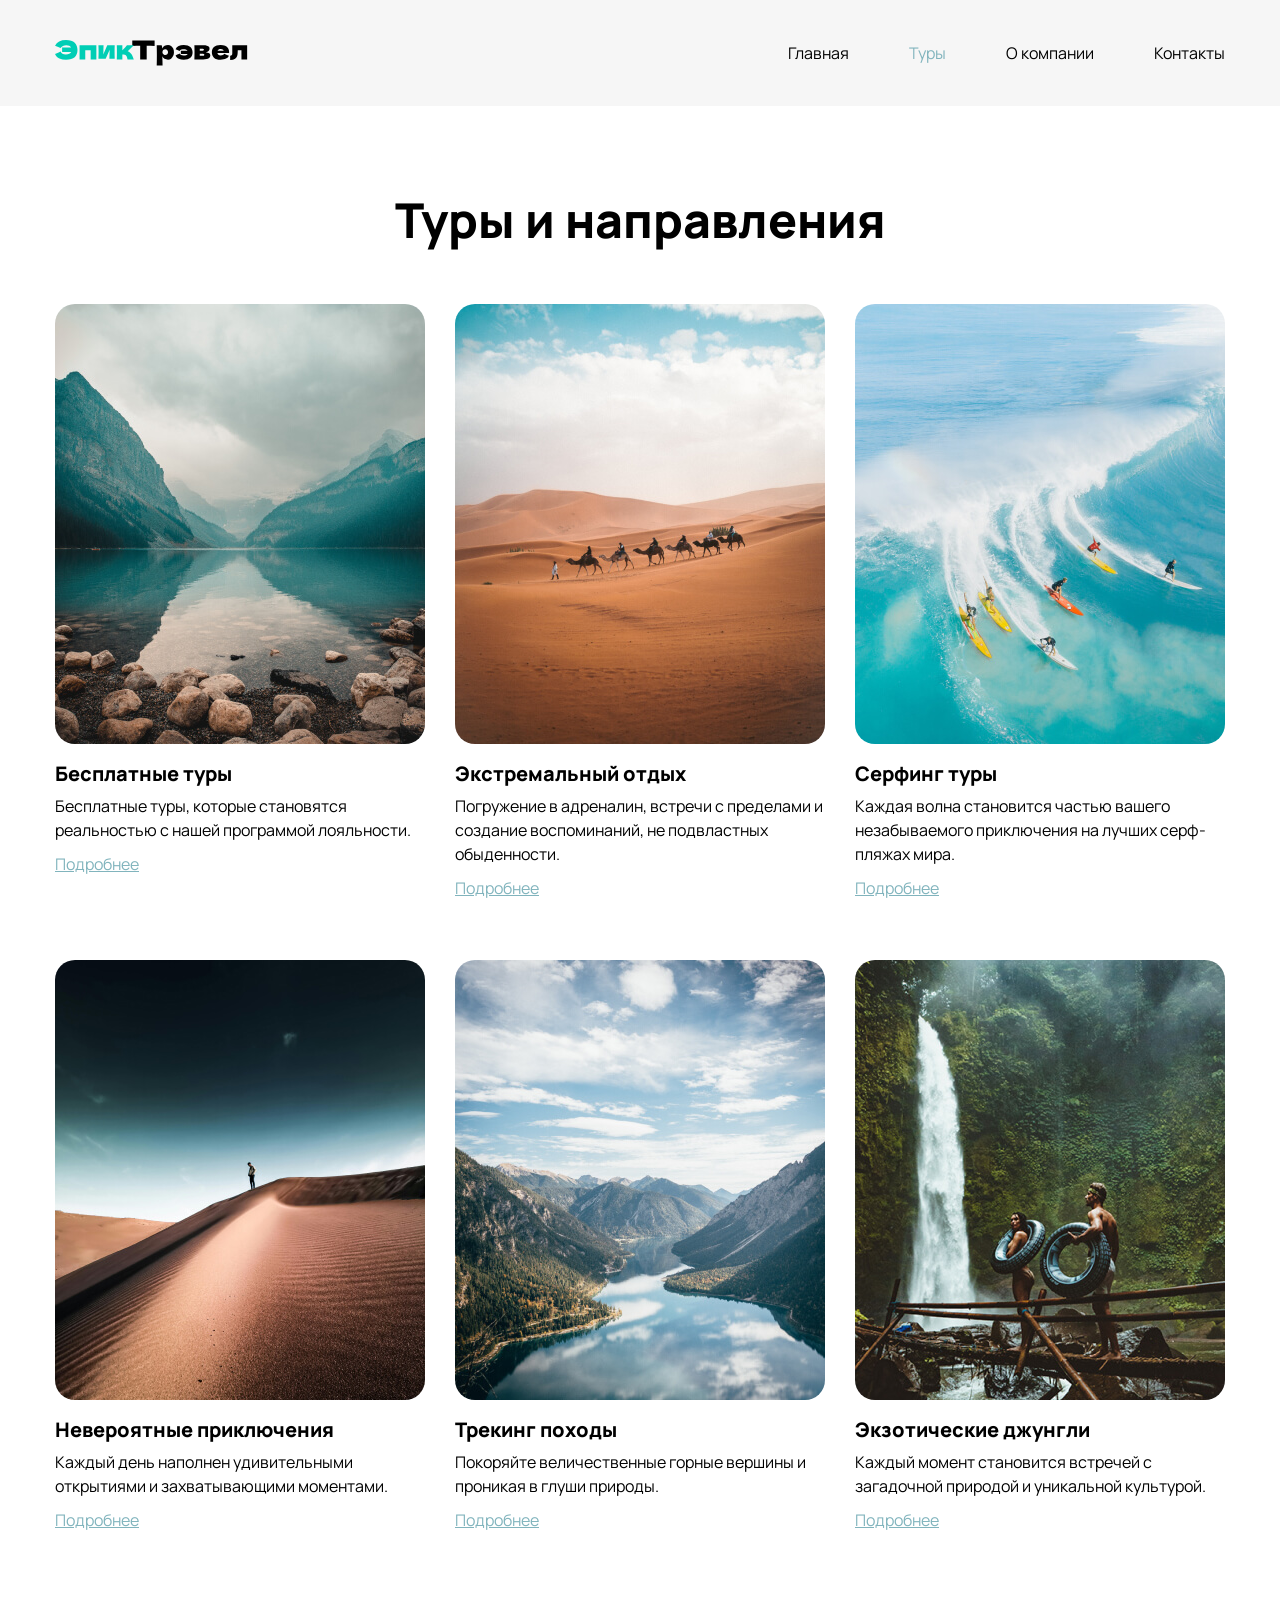
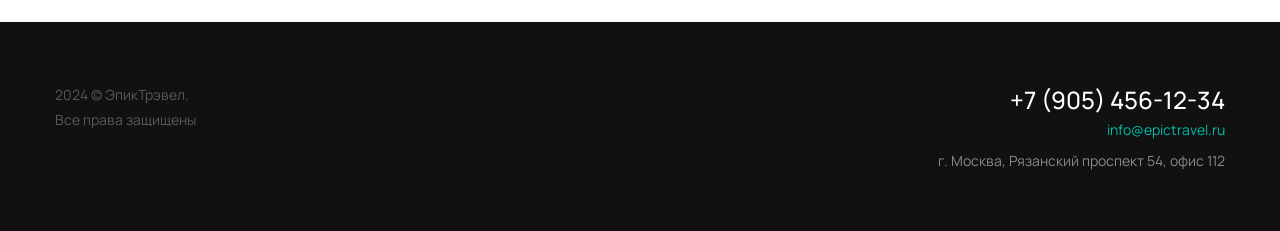
<file: demos/epic-travel/tours.html>
<!DOCTYPE html>
<html lang="ru">

<head>
	<meta charset="UTF-8">
	<meta name="viewport" content="width=device-width, initial-scale=1.0">
	<title>Туры - ЭпикТрэвел</title>
	<link rel="stylesheet" href="./css/main.css">
	<link rel="stylesheet" href="./css/media-tablet.css">
	<link rel="stylesheet" href="./css/media-mobile.css">
	<link rel="icon" type="image/x-icon" href="./img/favicons/favicon.svg">
	<link rel="apple-touch-icon" sizes="180x180" href="./img/favicons/apple-touch-icon.png">

</head>

<body class="sticky-footer">
	<header class="header header-bg" id="header">
		<div class="container">
			<nav class="nav">
				<a href="index.html">
					<img src="./img/logo.svg" alt="ЭпикТрэвел">
				</a>
				<ul class="nav-list">
					<li><a href="index.html">Главная</a></li>
					<li><a class="active" href="tours.html">Туры</a></li>
					<li><a href="about.html">О компании</a></li>
					<li><a href="contacts.html">Контакты</a></li>
				</ul>
				<button class="btn-mobile-nav" id="btn-mobile-nav" type="button">
					<img src="./img/icons/open-mobile-nav.svg" id="mobile-nav-img" alt="Open nav">
				</button>
			</nav>
		</div>
	</header>

	<nav class="mobile-nav" id="mobile-nav">
		<ul class="mobile-nav-list">
			<li><a class="active" href="index.html">Главная</a></li>
			<li><a href="tours.html">Туры</a></li>
			<li><a href="about.html">О компании</a></li>
			<li><a href="contacts.html">Контакты</a></li>
		</ul>
	</nav>

	<main class="inner-page">
		<div class="container">
			<div class="inner-page-title-wrapper">
				<h1 class="title-1 text-center">Туры и направления</h1>
			</div>

			<div class="cards-wrapper">
				<article class="card">
					<a class="card-img">
						<img src="./img/cards/01.jpg" srcset="./img/cards/01@2x.jpg 2x" alt="Бесплатные туры">
					</a>
					<div class="card-desc">
						<h3 class="card-title">Бесплатные туры</h3>
						<p>Бесплатные туры, которые становятся реальностью с нашей программой лояльности.</p>
						<p><a href="#!">Подробнее</a></p>
					</div>
				</article>

				<article class="card">
					<a class="card-img">
						<img src="./img/cards/02.jpg" srcset="./img/cards/02@2x.jpg 2x" alt="Экстремальный отдых">
					</a>
					<div class="card-desc">
						<h3 class="card-title">Экстремальный отдых</h3>
						<p>Погружение в адреналин, встречи с пределами и создание воспоминаний, не подвластных
							обыденности.</p>
						<p><a href="#!">Подробнее</a></p>
					</div>
				</article>

				<article class="card">
					<a class="card-img">
						<img src="./img/cards/03.jpg" srcset="./img/cards/03@2x.jpg 2x" alt="Серфинг туры">
					</a>
					<div class="card-desc">
						<h3 class="card-title">Серфинг туры</h3>
						<p>Каждая волна становится частью вашего незабываемого приключения на лучших серф-пляжах мира.
						</p>
						<p><a href="#!">Подробнее</a></p>
					</div>
				</article>

				<article class="card">
					<a class="card-img">
						<img src="./img/cards/04.jpg" srcset="./img/cards/04@2x.jpg 2x" alt="Невероятные приключения">
					</a>
					<div class="card-desc">
						<h3 class="card-title">Невероятные приключения</h3>
						<p>Каждый день наполнен удивительными открытиями и захватывающими моментами.</p>
						<p><a href="#!">Подробнее</a></p>
					</div>
				</article>

				<article class="card">
					<a class="card-img">
						<img src="./img/cards/05.jpg" srcset="./img/cards/05@2x.jpg 2x" alt="Трекинг походы">
					</a>
					<div class="card-desc">
						<h3 class="card-title">Трекинг походы</h3>
						<p>Покоряйте величественные горные вершины и проникая в глуши природы.</p>
						<p><a href="#!">Подробнее</a></p>
					</div>
				</article>

				<article class="card">
					<a class="card-img">
						<img src="./img/cards/06.jpg" srcset="./img/cards/06@2x.jpg 2x" alt="Экзотические джунгли">
					</a>
					<div class="card-desc">
						<h3 class="card-title">Экзотические джунгли</h3>
						<p>Каждый момент становится встречей с загадочной природой и уникальной культурой.</p>
						<p><a href="#!">Подробнее</a></p>
					</div>
				</article>

			</div>
		</div>
	</main>

	<footer class="footer">
		<div class="container">
			<div class="footer-row">
				<div class="footer-copyright">
					<p>2024 © ЭпикТрэвел.<br>Все права защищены</p>
				</div>
				<address class="footer-contacts">
					<a class="footer-phone" href="tel:+79054561234">+7 (905) 456-12-34</a><br>
					<a href="mailto:info@epictravel.ru" class="footer-email">info@epictravel.ru</a><br>
					<p class="footer-adress">г. Москва, Рязанский проспект 54, офис 112</p>
				</address>
			</div>
		</div>
	</footer>

	<script src="./js/main.js"></script>
</body>

</html>
</file>
<file: demos/coworking/css/main.css>
/* Reset and base styles */
@import url(https://fonts.googleapis.com/css?family=Manrope:300,regular,700,800);
* {
  padding: 0px;
  margin: 0px;
  border: none;
}

*,
*::before,
*::after {
  box-sizing: border-box;
}

/* Links */
a,
a:link,
a:visited {
  text-decoration: none;
}

a:hover {
  text-decoration: none;
}

/* Common */
aside,
nav,
footer,
header,
section,
main {
  display: block;
}

h1,
h2,
h3,
h4,
h5,
h6,
p {
  font-size: inherit;
  font-weight: inherit;
}

ul,
ul li {
  list-style: none;
}

img {
  vertical-align: top;
}

img,
svg {
  max-width: 100%;
  height: auto;
}

address {
  font-style: normal;
}

/* Form */
input,
textarea,
button,
select {
  font-family: inherit;
  font-size: inherit;
  color: inherit;
  background-color: transparent;
}

input::-ms-clear {
  display: none;
}

button,
input[type=submit] {
  display: inline-block;
  box-shadow: none;
  background-color: transparent;
  background: none;
  cursor: pointer;
}

input:focus,
input:active,
button:focus,
button:active {
  outline: none;
}

button::-moz-focus-inner {
  padding: 0;
  border: 0;
}

label {
  cursor: pointer;
}

legend {
  display: block;
}

html {
  scroll-behavior: smooth;
}

body {
  font-family: "Manrope", sans-serif;
  font-size: 16px;
  letter-spacing: 0.3px;
  color: #000;
}

a {
  color: #00ae6c;
  text-decoration: underline;
}

a:focus,
button:focus {
  outline-offset: 1px;
  outline: none;
}

.title-section {
  font-weight: 800;
  font-size: 42px;
  line-height: 1.2;
  color: #000;
}
@media (max-width: 1220px) {
  .title-section {
    font-size: 32px;
  }
}
@media (max-width: 788px) {
  .title-section {
    font-size: 24px;
  }
}

.none {
  display: none !important;
}

@media (max-width: 1220px) {
  .visible-desktop {
    display: none;
  }
}

.visually-hidden {
  clip: rect(0 0 0 0);
  clip-path: inset(50%);
  height: 1px;
  overflow: hidden;
  position: absolute;
  white-space: nowrap;
  width: 1px;
}

.no-scroll {
  overflow-y: hidden;
}

.container {
  width: 1200px;
  padding: 0 15px;
  margin: 0 auto;
}
@media (max-width: 1220px) {
  .container {
    width: 768px;
  }
}
@media (max-width: 788px) {
  .container {
    width: 360px;
  }
}
.container--large {
  max-width: 1510px;
  width: 100%;
}
@media (max-width: 1220px) {
  .container--large {
    width: 100%;
  }
}
@media (max-width: 1220px) {
  .container--tablet-fluid {
    width: auto;
  }
}
@media (max-width: 788px) {
  .container--mobile-fluid {
    width: auto;
  }
}
.container--mobile-no-padding {
  padding: 0;
}

.main {
  display: flex;
  flex-direction: column;
  row-gap: 120px;
  margin-bottom: 120px;
}
@media (max-width: 1220px) {
  .main {
    row-gap: 80px;
  }
}
@media (max-width: 788px) {
  .main {
    row-gap: 60px;
  }
}

.header {
  padding: 40px 0;
}
@media (max-width: 788px) {
  .header {
    padding: 20px 0;
  }
}

.header__row {
  display: flex;
  justify-content: space-between;
  align-items: center;
  column-gap: 30px;
}

.header__logo {
  flex-shrink: 0;
}

@media (max-width: 788px) {
  .header__nav {
    display: none;
  }
}

.header__nav-btn {
  display: none;
}
@media (max-width: 788px) {
  .header__nav-btn {
    display: block;
  }
}

.nav {
  font-size: 14px;
}

.nav__list {
  display: flex;
  column-gap: 40px;
  align-items: center;
}
@media (max-width: 1220px) {
  .nav__list {
    column-gap: 20px;
  }
}

.nav__link {
  color: #000;
  transition: color 0.2s ease-in;
}
.nav__link:hover {
  color: #00ae6c;
}

.btn-dark,
a.btn-dark {
  padding: 10px 20px;
  border-radius: 80px;
  background-color: #000;
  font-size: 16px;
  font-weight: 700;
  color: #fff;
  transition: background-color 0.2s ease-in;
}
.btn-dark:hover,
a.btn-dark:hover {
  background-color: #333;
}
.btn-dark--wide,
a.btn-dark--wide {
  width: 100%;
  text-align: center;
}

.btn-green,
a.btn-green {
  padding: 10px 20px;
  border-radius: 80px;
  background-color: #00ae6c;
  font-size: 16px;
  font-weight: 700;
  color: #fff;
  transition: background-color 0.2s ease-in;
}
.btn-green:hover,
a.btn-green:hover {
  background-color: #00ce7f;
}

.btn-outline,
a.btn-outline {
  padding: 9px 20px;
  border-radius: 80px;
  border: 1px solid #fff;
  font-size: 16px;
  font-weight: 700;
  color: #fff;
  transition: background-color 0.2s ease-in, color 0.2s ease-in;
}
.btn-outline:hover,
a.btn-outline:hover {
  color: #000;
  background-color: #fff;
}

.btn-price,
a.btn-price {
  padding: 9px 20px;
  border-radius: 80px;
  border: 1px solid #000;
  font-size: 16px;
  font-weight: 700;
  color: #000;
  transition: background-color 0.2s ease-in, color 0.2s ease-in;
}
.btn-price:hover,
a.btn-price:hover {
  color: #fff;
  background-color: #000;
}

.btn-tg,
a.btn-tg {
  display: inline-flex;
  column-gap: 10px;
  padding: 10px 20px;
  border-radius: 80px;
  background-color: #039be5;
  font-size: 16px;
  font-weight: 700;
  color: #fff;
  transition: background-color 0.2s ease-in;
}
.btn-tg:hover,
a.btn-tg:hover {
  background-color: #0678b1;
}

.btn-whatsup,
a.btn-whatsup {
  display: inline-flex;
  column-gap: 10px;
  padding: 10px 20px;
  border-radius: 80px;
  background-color: #00ae6c;
  font-size: 16px;
  font-weight: 700;
  color: #fff;
  transition: background-color 0.2s ease-in;
}
.btn-whatsup:hover,
a.btn-whatsup:hover {
  background-color: #048a56;
}

.promo__wrapper {
  display: flex;
  justify-content: center;
  align-items: center;
  padding: 30px;
  height: 600px;
  background-color: #000;
  border-radius: 40px;
  background-image: linear-gradient(180deg, rgba(0, 0, 0, 0.7) 0%, rgba(0, 0, 0, 0.7) 100%), url("./../img/promo/promo-bg.jpg");
  background-repeat: no-repeat;
  background-size: cover;
  color: #fff;
  text-align: center;
}
@media (-webkit-min-device-pixel-ratio: 2), (min-resolution: 192dpi) {
  .promo__wrapper {
    background-image: linear-gradient(180deg, rgba(0, 0, 0, 0.7) 0%, rgba(0, 0, 0, 0.7) 100%), url("./../img/promo/promo-bg@2x.jpg");
  }
}
@media (max-width: 1220px) {
  .promo__wrapper {
    height: 434px;
    background-image: linear-gradient(180deg, rgba(0, 0, 0, 0.7) 0%, rgba(0, 0, 0, 0.7) 100%), url("./../img/promo/promo-bg-tablet.jpg");
  }
}
@media (max-width: 1220px) and (-webkit-min-device-pixel-ratio: 2), (max-width: 1220px) and (min-resolution: 192dpi) {
  .promo__wrapper {
    background-image: linear-gradient(180deg, rgba(0, 0, 0, 0.7) 0%, rgba(0, 0, 0, 0.7) 100%), url("./../img/promo/promo-bg-tablet@2x.jpg");
  }
}
@media (max-width: 788px) {
  .promo__wrapper {
    height: auto;
    padding: 59px 15px;
    border-radius: 20px;
    background-image: linear-gradient(180deg, rgba(0, 0, 0, 0.7) 0%, rgba(0, 0, 0, 0.7) 100%), url("./../img/promo/promo-bg-mobile.jpg");
  }
}
@media (max-width: 788px) and (-webkit-min-device-pixel-ratio: 2), (max-width: 788px) and (min-resolution: 192dpi) {
  .promo__wrapper {
    background-image: linear-gradient(180deg, rgba(0, 0, 0, 0.7) 0%, rgba(0, 0, 0, 0.7) 100%), url("./../img/promo/promo-bg-mobile@2x.jpg");
  }
}

.promo__content {
  max-width: 678px;
  display: flex;
  flex-direction: column;
  align-items: center;
  row-gap: 40px;
}
@media (max-width: 1220px) {
  .promo__content {
    row-gap: 30px;
  }
}
@media (max-width: 788px) {
  .promo__content {
    row-gap: 20px;
    max-width: 330px;
  }
}

.promo__title {
  font-weight: 800;
  font-size: 72px;
  line-height: 1;
}
@media (max-width: 1220px) {
  .promo__title {
    font-size: 52px;
  }
}
@media (max-width: 788px) {
  .promo__title {
    font-size: 32px;
  }
}

.promo__text {
  display: flex;
  flex-direction: column;
  row-gap: 0.5em;
  font-size: 18px;
  font-weight: 300;
}
@media (max-width: 1220px) {
  .promo__text {
    font-size: 16px;
  }
}

.promo__btns {
  display: flex;
  justify-content: center;
  gap: 20px;
  align-items: center;
  flex-wrap: wrap;
}

.benefits {
  scroll-margin-top: 60px;
}
@media (max-width: 1220px) {
  .benefits {
    scroll-margin-top: 40px;
  }
}
@media (max-width: 788px) {
  .benefits {
    scroll-margin-top: 30px;
  }
}

.benefits__row {
  display: flex;
  column-gap: 30px;
}

.benefits__img {
  flex: 1;
  text-align: center;
}
@media (max-width: 788px) {
  .benefits__img {
    display: none;
  }
}

.benefits__desc {
  flex: 1;
}

.benefits__title {
  margin-bottom: 10px;
  font-weight: 800;
  font-size: 36px;
  line-height: 1.2;
}
@media (max-width: 1220px) {
  .benefits__title {
    font-size: 26px;
  }
}
@media (max-width: 788px) {
  .benefits__title {
    font-size: 24px;
  }
}

.benefits__text {
  margin-bottom: 30px;
  font-size: 14px;
  line-height: 1.5;
  color: #2f2f2f;
  display: flex;
  flex-direction: column;
  row-gap: 0.5em;
}
@media (max-width: 1220px) {
  .benefits__text {
    margin-bottom: 20px;
  }
}

.benefits__list {
  display: flex;
  flex-direction: column;
  row-gap: 30px;
}

.benefit {
  display: flex;
  column-gap: 30px;
  align-items: flex-start;
}
@media (max-width: 1220px) {
  .benefit {
    column-gap: 20px;
  }
}
@media (max-width: 788px) {
  .benefit {
    column-gap: 15px;
  }
}

.benefit__img {
  flex-shrink: 0;
}
@media (max-width: 1220px) {
  .benefit__img {
    width: 42px;
    height: 42px;
  }
}

.benefit__desc {
  display: flex;
  flex-direction: column;
  row-gap: 10px;
  font-size: 14px;
  line-height: 1.5;
  color: #2f2f2f;
}

.benefit__title {
  font-weight: 800;
  font-size: 24px;
  line-height: 1;
  color: #000;
}
@media (max-width: 1220px) {
  .benefit__title {
    font-size: 18px;
  }
}

.locations {
  scroll-margin-top: 60px;
}
@media (max-width: 1220px) {
  .locations {
    scroll-margin-top: 40px;
  }
}
@media (max-width: 788px) {
  .locations {
    scroll-margin-top: 30px;
  }
}

.locations__row {
  margin-bottom: 40px;
  display: flex;
  justify-content: space-between;
  column-gap: 30px;
  align-items: flex-start;
}
@media (max-width: 788px) {
  .locations__row {
    margin-bottom: 20px;
  }
}

.locations__title {
  max-width: 430px;
}

.locations__controls {
  display: flex;
  column-gap: 20px;
}
@media (max-width: 1220px) {
  .locations__controls {
    column-gap: 10px;
  }
}
@media (max-width: 788px) {
  .locations__controls {
    display: none;
  }
}
.locations__controls--mobile {
  display: none;
  margin-top: 20px;
}
@media (max-width: 788px) {
  .locations__controls--mobile {
    display: block;
  }
}

@media (max-width: 1220px) {
  .locations__controls-img {
    width: 42px;
    height: 42px;
  }
}

.slider img {
  border-radius: 8px;
  object-fit: cover;
  max-width: unset !important;
  height: unset !important;
  height: 400px !important;
}
@media (max-width: 788px) {
  .slider img {
    height: 250px !important;
  }
}

.slider > div:first-child {
  padding-left: 15px;
}

.services {
  scroll-margin-top: 60px;
}
@media (max-width: 1220px) {
  .services {
    scroll-margin-top: 40px;
  }
}
@media (max-width: 788px) {
  .services {
    scroll-margin-top: 30px;
  }
}

.services__title {
  max-width: 570px;
  margin-bottom: 40px;
}
@media (max-width: 788px) {
  .services__title {
    margin-bottom: 20px;
  }
}

.services__list {
  display: flex;
  justify-content: flex-start;
  align-items: flex-start;
  flex-wrap: wrap;
  gap: 40px 30px;
}
@media (max-width: 788px) {
  .services__list {
    gap: 20px;
  }
}

.services__list-item {
  max-width: 270px;
}
@media (max-width: 1220px) {
  .services__list-item {
    max-width: 354px;
  }
}

.service {
  color: #2F2F2F;
  font-size: 14px;
  line-height: 1.5;
}

.service__icon {
  margin-bottom: 20px;
}
@media (max-width: 788px) {
  .service__icon {
    margin-bottom: 10px;
  }
}

.service__title {
  margin-bottom: 10px;
  font-size: 20px;
  font-weight: 800;
  line-height: 1;
  color: #000;
}
@media (max-width: 1220px) {
  .service__title {
    margin-bottom: 10px;
    font-size: 18px;
  }
}

.price {
  padding: 60px 0 120px;
  background-color: #f6f6f6;
}
@media (max-width: 1220px) {
  .price {
    padding: 60px 0 80px;
  }
}
@media (max-width: 788px) {
  .price {
    padding: 40px 0 60px;
  }
}

.price__title {
  margin-bottom: 40px;
}
@media (max-width: 788px) {
  .price__title {
    margin-bottom: 20px;
  }
}

.price__cards {
  display: flex;
  column-gap: 30px;
  align-items: stretch;
  flex-wrap: wrap;
  row-gap: 50px;
}
@media (max-width: 788px) {
  .price__cards {
    row-gap: 30px;
  }
}
.price__cards > * {
  flex: 1;
}
@media (max-width: 1220px) {
  .price__cards > * {
    min-width: 354px;
  }
}
@media (max-width: 788px) {
  .price__cards > * {
    min-width: unset;
  }
}

.card {
  display: flex;
  flex-direction: column;
  row-gap: 15px;
}

.card__img {
  border-radius: 20px;
  box-shadow: 0 4px 25px 0 rgba(0, 0, 0, 0.05);
  object-fit: cover;
  aspect-ratio: 37/18;
}
@media (max-width: 1220px) {
  .card__img {
    max-height: 180px;
  }
}

.card__body {
  display: flex;
  flex-direction: column;
  flex-grow: 1;
  padding: 20px 24px;
  border-radius: 20px;
  box-shadow: 0 4px 25px 0 rgba(0, 0, 0, 0.05);
  background-color: #fff;
}

.card__title {
  margin-bottom: 5px;
  font-weight: 800;
  font-size: 20px;
  line-height: 1.2;
  color: #000;
}

.card__price {
  margin-bottom: 25px;
  font-size: 20px;
  line-height: 1.2;
  color: #00ae6c;
}

.card__list {
  padding-left: 22px;
  margin-bottom: 25px;
  display: flex;
  flex-direction: column;
  row-gap: 14px;
  font-size: 14px;
  line-height: 1.2;
}

.card__list-item {
  list-style: disc;
}

.card__btn {
  margin-top: auto;
}

.cta__wrapper {
  display: flex;
  justify-content: center;
  align-items: center;
  padding: 30px;
  height: 400px;
  background-color: #000;
  border-radius: 40px;
  background-image: linear-gradient(180deg, rgba(0, 0, 0, 0.7) 0%, rgba(0, 0, 0, 0.7) 100%), url("./../img/cta/cta-bg.jpg");
  background-repeat: no-repeat;
  background-size: cover;
  color: #fff;
  text-align: center;
}
@media (-webkit-min-device-pixel-ratio: 2), (min-resolution: 192dpi) {
  .cta__wrapper {
    background-image: linear-gradient(180deg, rgba(0, 0, 0, 0.7) 0%, rgba(0, 0, 0, 0.7) 100%), url("./../img/cta/cta-bg@2x.jpg");
  }
}
@media (max-width: 1220px) {
  .cta__wrapper {
    height: 326px;
    background-image: linear-gradient(180deg, rgba(0, 0, 0, 0.7) 0%, rgba(0, 0, 0, 0.7) 100%), url("./../img/cta/cta-bg-tablet.jpg");
  }
}
@media (max-width: 1220px) and (-webkit-min-device-pixel-ratio: 2), (max-width: 1220px) and (min-resolution: 192dpi) {
  .cta__wrapper {
    background-image: linear-gradient(180deg, rgba(0, 0, 0, 0.7) 0%, rgba(0, 0, 0, 0.7) 100%), url("./../img/cta/cta-bg-tablet@2x.jpg");
  }
}
@media (max-width: 788px) {
  .cta__wrapper {
    height: auto;
    padding: 40px 15px;
    border-radius: 20px;
    background-image: linear-gradient(180deg, rgba(0, 0, 0, 0.7) 0%, rgba(0, 0, 0, 0.7) 100%), url("./../img/cta/cta-bg-mobile.jpg");
  }
}
@media (max-width: 788px) and (-webkit-min-device-pixel-ratio: 2), (max-width: 788px) and (min-resolution: 192dpi) {
  .cta__wrapper {
    background-image: linear-gradient(180deg, rgba(0, 0, 0, 0.7) 0%, rgba(0, 0, 0, 0.7) 100%), url("./../img/cta/cta-bg-mobile@2x.jpg");
  }
}

.cta__content {
  display: flex;
  flex-direction: column;
  row-gap: 25px;
  align-items: center;
}

.cta__title {
  font-weight: 800;
  font-size: 42px;
  line-height: 1;
}
@media (max-width: 1220px) {
  .cta__title {
    font-size: 32px;
  }
}
@media (max-width: 788px) {
  .cta__title {
    font-size: 24px;
  }
}

.cta__text {
  display: flex;
  flex-direction: column;
  row-gap: 1em;
  font-weight: 300;
  font-size: 18px;
  line-height: 1.5;
}
@media (max-width: 1220px) {
  .cta__text {
    font-size: 16px;
  }
}
@media (max-width: 788px) {
  .cta__text {
    font-size: 14px;
  }
}

.cta__btns {
  display: flex;
  align-items: center;
  justify-content: center;
  flex-wrap: wrap;
  gap: 20px;
}

.map {
  scroll-margin-top: 60px;
}
@media (max-width: 1220px) {
  .map {
    scroll-margin-top: 40px;
  }
}
@media (max-width: 788px) {
  .map {
    scroll-margin-top: 30px;
  }
}

.map__title {
  margin-bottom: 20px;
}
@media (max-width: 788px) {
  .map__title {
    margin-bottom: 10px;
  }
}

.map__desc {
  display: flex;
  flex-direction: column;
  row-gap: 0.5em;
  margin-bottom: 20px;
  line-height: 1.5;
}
@media (max-width: 788px) {
  .map__desc {
    margin-bottom: 10px;
    font-size: 14px;
  }
}

.map__iframe {
  border-radius: 40px;
}
@media (max-width: 788px) {
  .map__iframe {
    border-radius: 20px;
  }
}

.faq__wrapper {
  display: flex;
  gap: 40px 30px;
  justify-content: space-between;
}
@media (max-width: 1220px) {
  .faq__wrapper {
    flex-direction: column;
  }
}
@media (max-width: 788px) {
  .faq__wrapper {
    row-gap: 20px;
  }
}

.faq__title {
  width: 470px;
  flex-shrink: 0;
}
@media (max-width: 1220px) {
  .faq__title {
    width: auto;
  }
}

.faq__topics {
  width: 670px;
  flex-shrink: 0;
}
@media (max-width: 1220px) {
  .faq__topics {
    width: auto;
  }
}

.topic {
  padding: 30px 0;
  border-top: 1px solid #ECECF1;
  border-bottom: 1px solid #ECECF1;
}
@media (max-width: 1220px) {
  .topic {
    padding: 17px 0;
  }
}
@media (max-width: 788px) {
  .topic {
    padding: 15px 0;
  }
}

.topic + .topic {
  margin-top: -1px;
}

.topic__btn {
  width: 100%;
  display: flex;
  justify-content: space-between;
  column-gap: 30px;
  align-items: center;
}
.topic__btn:hover:not(:focus-visible) {
  opacity: 0.6;
}
.topic__btn:active:not(:focus-visible) .topic__title {
  color: #00ae6c;
}
.topic__btn:focus {
  outline: none;
}
.topic__btn:focus-visible {
  outline-offset: 1px;
  outline: #005fcc auto 1px;
}

.topic__title {
  font-weight: 700;
  font-size: 22px;
  line-height: 1;
}
@media (max-width: 788px) {
  .topic__title {
    font-size: 18px;
  }
}

@media (max-width: 788px) {
  .topic__icon {
    width: 32px;
    height: 32px;
  }
}

.topic__content {
  line-height: 1.5;
  max-height: 0;
  overflow: hidden;
  transition: max-height 0.4s ease-in;
}
@media (max-width: 788px) {
  .topic__content {
    padding-top: 13px;
    font-size: 14px;
  }
}

.topic__content-padding {
  display: flex;
  flex-direction: column;
  row-gap: 1em;
  padding-top: 30px;
}

.footer {
  padding: 60px 0;
  background-color: #000;
  color: #fff;
}
.footer a {
  color: #fff;
}
@media (max-width: 788px) {
  .footer {
    padding: 40px 0;
  }
}

.footer__col {
  display: flex;
  flex-direction: column;
  align-items: center;
  row-gap: 30px;
}

.nav-footer {
  display: flex;
  column-gap: 40px;
  align-items: center;
}
@media (max-width: 788px) {
  .nav-footer {
    flex-direction: column;
    row-gap: 15px;
  }
}

a.nav-footer__link {
  transition: color 0.2s ease-in;
}

a.nav-footer__link:hover {
  color: #00AE6C;
}

.social-list {
  display: flex;
  column-gap: 40px;
  align-items: center;
}
@media (max-width: 788px) {
  .social-list {
    column-gap: 20px;
  }
}

.top-link {
  position: fixed;
  right: 40px;
  bottom: 40px;
  display: flex;
  justify-content: center;
  align-items: center;
  width: 60px;
  height: 60px;
  background-color: #000;
  border-radius: 24px;
  opacity: 0;
  pointer-events: none;
  transition: all 0.2s ease-in;
}
.top-link--visible {
  opacity: 1;
  pointer-events: all;
}

.mobile-nav {
  position: fixed;
  left: 0;
  top: 0;
  width: 100%;
  height: 100%;
  flex-direction: column;
  background-color: #fff;
  opacity: 0;
  pointer-events: none;
  transition: all 0.2s ease-in;
}
.mobile-nav--open {
  display: flex;
  opacity: 1;
  pointer-events: all;
}

.mobile-nav__header {
  padding: 20px 15px;
  display: flex;
  justify-content: space-between;
  align-items: center;
}

.mobile-nav__body {
  display: flex;
  justify-content: center;
  align-items: center;
  flex-grow: 1;
  background-color: #F6F6F6;
}

.mobile-nav-list {
  display: flex;
  flex-direction: column;
  align-items: center;
  gap: 30px;
  text-align: center;
  font-size: 14px;
}
.mobile-nav-list a {
  color: #000;
}

.modal {
  position: fixed;
  left: 0px;
  top: 0px;
  width: 100%;
  height: 100%;
  display: flex;
  justify-content: center;
  align-items: center;
  background-color: rgba(0, 0, 0, 0.8);
  opacity: 0;
  pointer-events: none;
  transition: all 0.2s ease-in;
}
.modal--open {
  opacity: 1;
  pointer-events: all;
}

.modal__body {
  position: relative;
  padding: 40px;
  width: 420px;
  background-color: #fff;
  border-radius: 20px;
  color: #2f2f2f;
  transform: translate(0, -50%);
  transition: all 0.2s ease-in;
}
@media (max-width: 788px) {
  .modal__body {
    padding: 20px;
    width: 360px;
  }
}

.modal--open .modal__body {
  transform: translate(0, 0);
}

.modal__close {
  position: absolute;
  top: 14px;
  right: 14px;
}
@media (max-width: 788px) {
  .modal__close {
    top: 10px;
    right: 10px;
  }
}

.modal__header {
  margin-bottom: 20px;
  text-align: center;
  display: flex;
  flex-direction: column;
  row-gap: 10px;
  font-size: 14px;
}

.modal__title {
  font-weight: 800;
  font-size: 36px;
  line-height: 1.2;
  color: #000;
}
@media (max-width: 788px) {
  .modal__title {
    font-size: 28px;
  }
}

.modal__inputs {
  display: flex;
  flex-direction: column;
  row-gap: 10px;
}

.modal__checkbox-label {
  margin-bottom: 20px;
  display: flex;
  align-items: center;
  gap: 10px;
  font-size: 12px;
}

.input {
  height: 60px;
  padding: 20px 30px;
  border: 1px solid #b3b3b3;
  border-radius: 80px;
  background-color: #fff;
  font-weight: 400;
  font-size: 16px;
  line-height: 1.2;
}

.fake-checkbox {
  position: relative;
  width: 20px;
  height: 20px;
  border: 1px solid #999;
  border-radius: 4px;
  background-color: #fff;
  transition: all 0.2s ease-in;
}

.fake-checkbox::after {
  content: " ";
  position: absolute;
  left: 50%;
  top: 50%;
  transform: translate(-50%, -50%) scale(0);
  transition: all 0.2s ease-in;
  width: 16px;
  height: 13px;
  background-image: url(./../img/icons/tick.svg);
  background-repeat: no-repeat;
  background-position: center;
}

.real-checkbox:checked + .fake-checkbox {
  background-color: #000;
  border: 1px solid #000;
}

.real-checkbox:checked + .fake-checkbox::after {
  transform: translate(-50%, -50%) scale(1);
}
</file>
<file: demos/coworking/js/tiny-slider/tiny-slider.css>
.tns-outer{padding:0 !important}.tns-outer [hidden]{display:none !important}.tns-outer [aria-controls],.tns-outer [data-action]{cursor:pointer}.tns-slider{-webkit-transition:all 0s;-moz-transition:all 0s;transition:all 0s}.tns-slider>.tns-item{-webkit-box-sizing:border-box;-moz-box-sizing:border-box;box-sizing:border-box}.tns-horizontal.tns-subpixel{white-space:nowrap}.tns-horizontal.tns-subpixel>.tns-item{display:inline-block;vertical-align:top;white-space:normal}.tns-horizontal.tns-no-subpixel:after{content:'';display:table;clear:both}.tns-horizontal.tns-no-subpixel>.tns-item{float:left}.tns-horizontal.tns-carousel.tns-no-subpixel>.tns-item{margin-right:-100%}.tns-no-calc{position:relative;left:0}.tns-gallery{position:relative;left:0;min-height:1px}.tns-gallery>.tns-item{position:absolute;left:-100%;-webkit-transition:transform 0s, opacity 0s;-moz-transition:transform 0s, opacity 0s;transition:transform 0s, opacity 0s}.tns-gallery>.tns-slide-active{position:relative;left:auto !important}.tns-gallery>.tns-moving{-webkit-transition:all 0.25s;-moz-transition:all 0.25s;transition:all 0.25s}.tns-autowidth{display:inline-block}.tns-lazy-img{-webkit-transition:opacity 0.6s;-moz-transition:opacity 0.6s;transition:opacity 0.6s;opacity:0.6}.tns-lazy-img.tns-complete{opacity:1}.tns-ah{-webkit-transition:height 0s;-moz-transition:height 0s;transition:height 0s}.tns-ovh{overflow:hidden}.tns-visually-hidden{position:absolute;left:-10000em}.tns-transparent{opacity:0;visibility:hidden}.tns-fadeIn{opacity:1;filter:alpha(opacity=100);z-index:0}.tns-normal,.tns-fadeOut{opacity:0;filter:alpha(opacity=0);z-index:-1}.tns-vpfix{white-space:nowrap}.tns-vpfix>div,.tns-vpfix>li{display:inline-block}.tns-t-subp2{margin:0 auto;width:310px;position:relative;height:10px;overflow:hidden}.tns-t-ct{width:2333.3333333%;width:-webkit-calc(100% * 70 / 3);width:-moz-calc(100% * 70 / 3);width:calc(100% * 70 / 3);position:absolute;right:0}.tns-t-ct:after{content:'';display:table;clear:both}.tns-t-ct>div{width:1.4285714%;width:-webkit-calc(100% / 70);width:-moz-calc(100% / 70);width:calc(100% / 70);height:10px;float:left}

/*# sourceMappingURL=sourcemaps/tiny-slider.css.map */
</file>
<file: demos/epic-travel/css/main.css>
@import "./reset.css";
@import url(https://fonts.googleapis.com/css?family=Manrope:regular,500,700,800&display=swap);

body {
	font-family: 'Manrope', sans-serif;
}

a {
	color: #81B4BD;
	text-decoration: underline;
}

.none {
	display: none;
}

.sticky-footer {
	display: flex;
	flex-direction: column;
	min-height: 100vh;
}

.container {
	width: 1200px;
	margin: 0 auto;
	padding: 0 15px;
}

.container.container-small {
	width: 970px;
}

.title-1 {
	font-size: 48px;
	font-weight: 800;
	line-height: 1;
}

.title-1 span {
	color: #81B4BD;
}

.title-2 {
	font-weight: 700;
	font-size: 28px;
}

.title-3 {
	font-weight: 700;
	font-size: 20px;
}

.text-center {
	text-align: center;
}

.visually-hidden {
	clip: rect(0 0 0 0);
	clip-path: inset(50%);
	height: 1px;
	overflow: hidden;
	position: absolute;
	white-space: nowrap;
	width: 1px;
}

.no-scroll {
	overflow-y: hidden;
}

/* HEADER */

.header {
	position: relative;
	z-index: 19;
	padding: 40px 0;
}

.header-bg {
	background-color: #F6F6F6;
}

.header-white-bg {
	background-color: #fff;
}

/* NAV */

.nav {
	display: flex;
	justify-content: space-between;
	align-items: center;
	gap: 30px;
}

.logo {
	flex-shrink: 0;
}

.nav-list {
	display: flex;
	align-items: center;
	gap: 60px;
}

.nav-list a {
	color: #000;
	transition: color 0.2s ease-in;
}

.nav-list a.active {
	color: #81B4BD;
}

.nav-list a:hover {
	color: #00CEB5;
}

.btn-mobile-nav {
	display: none;
}

/* MOBILE NAV */

.mobile-nav {
	position: absolute;
	top: 0;
	left: 0;
	z-index: 9;
	width: 100%;
	height: 100vh;
	background-color: #F6F6F6;
	/* display: flex; */
	justify-content: center;
	align-items: center;
	display: none;
}
.mobile-nav.open {
	display: flex;
}
.mobile-nav-list {
	display: flex;
	flex-direction: column;
	align-items: center;
	gap: 30px;
}
.mobile-nav-list a {
	color: #000;
}

/* PROMO */

.promo {
	display: flex;
	align-items: center;
	padding-left: 70px;
	height: 500px;
	background-color: #394D42;
	background-image: url('./../img/promo/promo-bg.jpg');
	background-position: center;
	background-size: cover;
	border-radius: 40px;
	color: #fff;
}

@media (-webkit-min-device-pixel-ratio: 2),
(min-resolution: 192dpi) {
	.promo {
		background-image: url('./../img/promo/promo-bg@2x.jpg');
	}
}

.promo-title {
	font-weight: 800;
	font-size: 60px;
	margin-bottom: 10px;
}

.promo-text {
	font-size: 24px;
}

/* MAIN CONTENT */

.main-content {
	display: flex;
	flex-direction: column;
	row-gap: 60px;
	padding: 90px 0;
}

.content-row {
	display: flex;
	align-items: center;
	column-gap: 50px;
}

.content-row.content-row-reverse {
	flex-direction: row-reverse;
}

.content-img {
	flex-shrink: 0;
	overflow: hidden;
	border-radius: 40px;
}

.content-text {
	display: flex;
	flex-direction: column;
	row-gap: 20px;
}

.content-text p {
	font-size: 18px;
	line-height: 1.8;
}

.content-text a {
	color: #81B4BD;
	text-decoration: underline;
}

/* INNER PAGE */

.inner-page {
	padding: 90px 0;
}

.inner-page-title-wrapper {
	margin-bottom: 60px;
}

/* CARDS */

.cards-wrapper {
	display: flex;
	flex-wrap: wrap;
	gap: 60px 30px;
}

.card {
	width: 370px;
}

.card-img {
	display: block;
	margin-bottom: 20px;
	border-radius: 20px;
	overflow: hidden;
}

.card-desc {
	display: flex;
	flex-direction: column;
	gap: 10px;
}

.card-title {
	font-size: 20px;
	font-weight: 800;
	line-height: 1;
}

.card-desc p {
	line-height: 1.5;
}

.card-desc a {
	color: #81B4BD;
	text-decoration: underline;
}

/* ARTICLE */

.article-content p {
	font-size: 18px;
	line-height: 1.8;
}

.article-content p+p {
	margin-top: 30px;
}

.article-img {
	margin: 40px 0;
	overflow: hidden;
	border-radius: 20px;
}

/* CONTACTS PAGE */

.contacts-columns {
	display: flex;
	justify-content: space-between;
	align-items: flex-start;
	gap: 100px;
}

/* FORM */

.form-wrapper {
	display: flex;
	flex-direction: column;
	gap: 20px;
	padding: 30px;
	width: 600px;
	box-shadow: 0 5px 25px 0 rgba(211, 211, 211, 0.5);
	border-radius: 10px;
}

.form-group {
	display: flex;
	flex-direction: column;
	gap: 10px;
}

.inputs-wrapper {
	display: flex;
	flex-wrap: wrap;
	gap: 10px;
}

.input {
	width: 100%;
	padding: 14px 20px;
	height: 50px;
	border: 1px solid #b5dee5;
	border-radius: 2px;
	background-color: #eff9fb;
	color: #36727d;
	font-weight: 500;
	font-size: 16px;
}

.input::placeholder {
	color: #9eccd4;
}

.input-50 {
	flex: 1;
}

.radio-list,
.checkbox-list {
	display: flex;
	flex-direction: column;
	gap: 20px;
}

.radio-list label,
.checkbox-list label {
	display: flex;
	align-items: center;
	gap: 15px;
}

.radio-list label input,
.checkbox-list label input {
	flex-shrink: 0;
}

.submit-btn {
	align-self: flex-start;
	padding: 12px 36px 13px;
	height: 50px;
	box-shadow: 0 8px 20px 0 rgba(129, 180, 189, 0.35);
	background-color: #81b4bd;
	border-radius: 6px;
	font-weight: 800;
	font-size: 18px;
	text-align: center;
	color: #fff;
	transition: all 0.2s ease-in;
}

.submit-btn:hover {
	opacity: 0.8;
}

.submit-btn:active {
	opacity: 1;
	background-color: #639199;
}

.yandex-map {
	width: 100%;
	height: 375px;
}

/* FAKE RADIO */

.fake-radio {
	position: relative;
	width: 20px;
	height: 20px;
	flex-shrink: 0;
	border-radius: 20px;
	border: 1px solid #b5dee5;
	background-color: #eff9fb;
}

.fake-radio::after {
	content: '';
	position: absolute;
	left: 50%;
	top: 50%;
	transform: translate(-50%, -50%) scale(0);
	width: 12px;
	height: 12px;
	border-radius: 12px;
	background-color: #37b6cc;
	transition: all 0.2s ease-in;
}

.real-radio:checked+.fake-radio::after {
	transform: translate(-50%, -50%) scale(1);
}

/* FAKE CHECKBOX */

.fake-checkbox {
	position: relative;
	width: 20px;
	height: 20px;
	flex-shrink: 0;
	border: 1px solid #b5dee5;
	background-color: #eff9fb;
}

.fake-checkbox::after {
	content: "";
	position: absolute;
	left: 50%;
	top: 50%;
	transform: translate(-50%, -50%) scale(0);
	transition: all 0.2s ease-in;
	width: 16px;
	height: 13px;
	background-image: url('./../img/icons/tick.svg');
	background-repeat: no-repeat;
	background-position: center;
}

.real-checkbox:checked+.fake-checkbox::after {
	transform: translate(-50%, -50%) scale(1);
}

/* ADRESS */

.adress-wrapper {
	display: flex;
	flex-direction: column;
	gap: 60px;
	width: 470px;
}

.address-item {
	display: flex;
	flex-direction: column;
	gap: 20px;
}

.address-list {
	display: flex;
	flex-direction: column;
	gap: 20px;
}

.address-list li {
	display: flex;
	align-items: center;
	gap: 10px;
}

/* FOOTER */

.footer {
	margin-top: auto;
	background-color: #111111;
	padding: 60px 0;
	color: #fff;
}

.footer-row {
	display: flex;
	justify-content: space-between;
	align-items: flex-start;
	gap: 30px;
}

.footer-copyright {
	font-size: 14px;
	line-height: 1.8;
	color: rgba(255, 255, 255, 0.3);
}

.footer-contacts {
	text-align: right;
}

.footer-phone {
	font-size: 24px;
	font-weight: 500;
	line-height: 1.5;
	color: #fff;
}

.footer-email {
	display: inline-block;
	margin-bottom: 10px;
	font-size: 14px;
	line-height: 1.5;
	color: #00BDA6;
}

.footer-adress {
	font-size: 14px;
	line-height: 1.5;
	color: rgba(255, 255, 255, 0.5);
}
</file>
<file: demos/epic-travel/css/media-tablet.css>
/* TABLET */
@media (max-width: 1199px) {
	.desktop-only {
		display: none !important;
	}

	.container {
		width: 768px;
	}

	.container.container-small {
		width: 768px;
	}

	.title-1 {
		font-size: 38px;
	}

	.nav-list {
		gap: 30px;
	}

	.promo {
		display: flex;
		align-items: center;
		padding-left: 20px;
		height: 350px;
		border-radius: 20px;
	}

	.promo-title {
		font-size: 40px;
		margin-bottom: 0px;
	}

	.promo-text {
		font-size: 18px;
	}

	.main-content {
		padding: 60px 0;
	}

	.content-row {
		align-items: flex-start;
		column-gap: 30px;
	}

	.content-img {
		/* width: 354px; */
		/* flex-shrink: 0; */
		border-radius: 20px;
	}

	.content-img,
	.content-text {
		flex: 1;
	}

	.content-text {
		row-gap: 10px;
	}

	.content-text p {
		font-size: 14px;
	}

	.footer {
		padding: 40px 0;
	}

	.footer-row {
		display: flex;
		flex-direction: column-reverse;
		justify-content: flex-start;
		gap: 30px;
	}

	.footer-contacts {
		text-align: left;
	}

	/* INNER PAGE*/

	.inner-page {
		padding: 60px 0;
	}

	.inner-page-title-wrapper {
		margin-bottom: 40px;
	}

	.cards-wrapper {
		row-gap: 40px;
	}

	.card {
		width: 354px;
	}

	/* ARTICLE */

	.article-content p {
		font-size: 16px;
	}

	/* CONTACTS */

	.contacts-columns {
		flex-direction: column-reverse;
		justify-content: flex-start;
		gap: 40px;
	}

	.adress-wrapper {
		gap: 40px;
		width: 100%;
	}

	.form-wrapper {
		width: 100%;
	}
}
</file>
<file: demos/epic-travel/css/media-mobile.css>
/* MOBILE */
@media (max-width: 767px) {
	.desktop-only {
		display: none !important;
	}

	.container {
		width: 320px;
	}

	.container.container-small {
		width: 320px;
	}

	.title-1 {
		font-size: 28px;
	}

	.title-2 {
		font-size: 22px;
	}

	.title-3 {
		font-size: 18px;
	}

	.nav-list {
		display: none;
	}

	.btn-mobile-nav {
		display: block;
	}

	.promo {
		padding-left: 0;
		padding-top: 40px;
		justify-content: center;
		align-items: flex-start;
		text-align: center;
	}

	.promo-title {
		font-size: 34px;
	}

	.promo-text {
		font-size: 14px;
	}

	.main-content {
		padding: 40px 0;
		gap: 40px;
	}

	.content-row {
		flex-direction: column;
		row-gap: 20px;
	}

	.content-img {
		flex-basis: 120px;
	}

	.content-row-reverse {
		flex-direction: column !important;
	}

	/* INNER PAGE*/

	.inner-page {
		padding: 40px 0;
	}

	.cards-wrapper {
		row-gap: 20px;
	}

	.card {
		width: 290px;
	}

	.card-desc p {
		font-size: 14px;
	}

	.card-desc a {
		font-size: 14px;
	}

	/* ARTICLE */

	.article-content p {
		font-size: 14px;
	}

	.article-content p+p {
		margin-top: 14px;
	}

	.article-img {
		margin: 20px 0;
	}

	/* CONTACTS */

	.adress-wrapper {
		gap: 20px;
		font-size: 14px;
	}

	.form-wrapper {
		padding: 20px 15px;
		font-size: 14px;
	}

	.input-50 {
		flex: none;
	}
}
</file>
